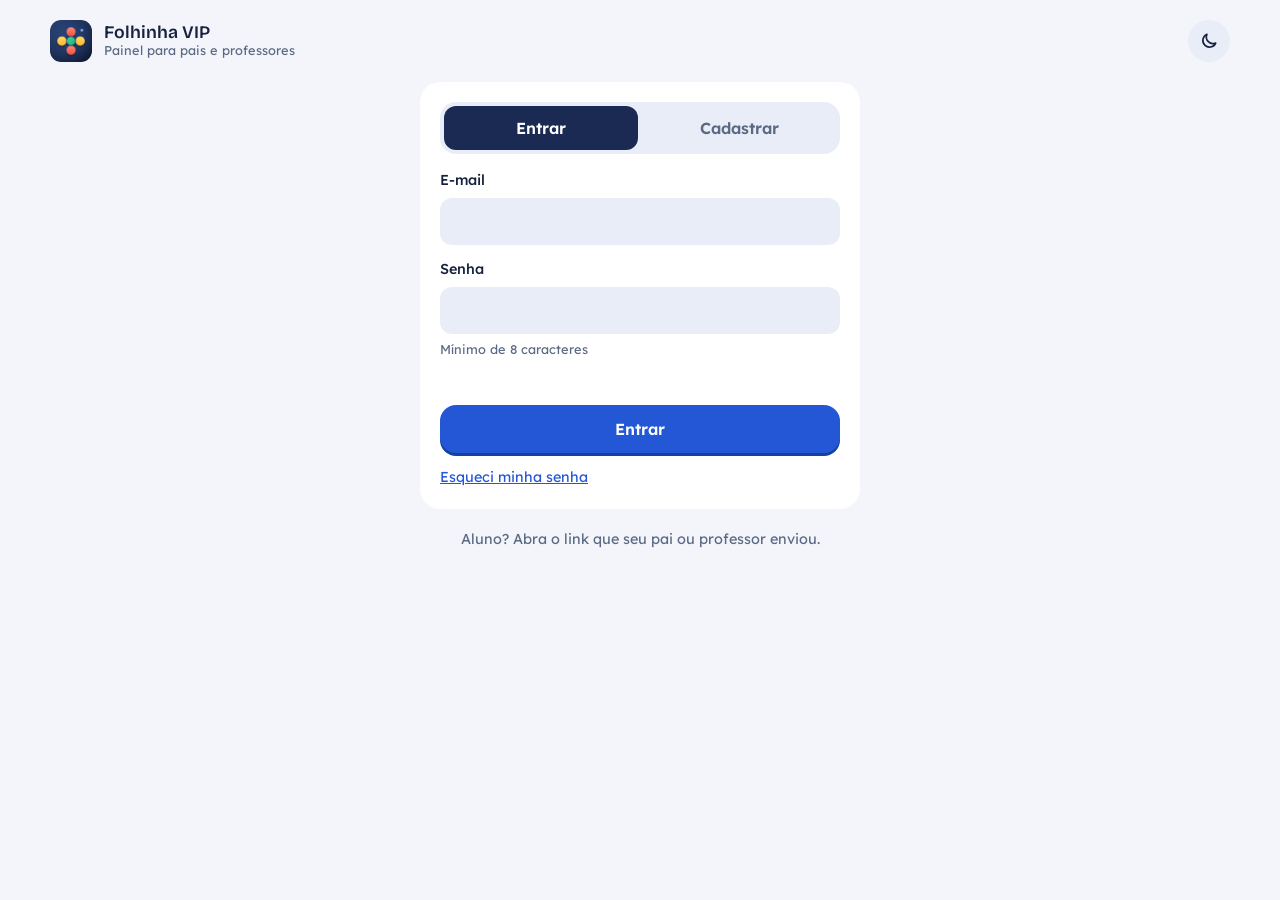
<file: index.html>
<!doctype html>
<html lang="pt-BR">
<head>
<meta charset="utf-8">
<meta name="viewport" content="width=device-width,initial-scale=1,viewport-fit=cover">
<meta name="theme-color" content="#2457D6">
<meta name="mobile-web-app-capable" content="yes">
<meta name="apple-mobile-web-app-capable" content="yes">
<meta name="apple-mobile-web-app-title" content="Folhinha VIP">
<meta name="apple-mobile-web-app-status-bar-style" content="default">
<link rel="manifest" href="manifest.webmanifest">
<link rel="icon" type="image/svg+xml" href="icons/icon.svg">
<link rel="icon" type="image/png" sizes="32x32" href="icons/favicon-32.png">
<link rel="apple-touch-icon" href="icons/apple-touch-icon.png">
<title>Folhinha VIP</title>
<link rel="preconnect" href="https://fonts.googleapis.com">
<link rel="preconnect" href="https://fonts.gstatic.com" crossorigin>
<link rel="stylesheet" href="https://fonts.googleapis.com/css2?family=Bricolage+Grotesque:opsz,wght@12..96,600;12..96,700;12..96,800&family=Lexend:wght@300;400;500;600;700&display=swap">
<script>try{var t=localStorage.getItem("fv-tema");document.documentElement.dataset.theme=t==="dark"||t==="light"?t:(matchMedia("(prefers-color-scheme:dark)").matches?"dark":"light")}catch(e){}</script>
<link rel="stylesheet" href="style.css">
</head>
<body>
<svg width="0" height="0" style="position:absolute" aria-hidden="true" focusable="false"><defs>
<symbol id="i-home" viewBox="0 0 24 24"><path d="M3 11l9-8 9 8"/><path d="M5 10v10h5v-6h4v6h5V10"/></symbol>
<symbol id="i-album" viewBox="0 0 24 24"><rect x="4" y="3.5" width="16" height="17" rx="3"/><path d="M14 20.5V15a1 1 0 0 1 1-1h5"/><path d="M8 8.5h5"/></symbol>
<symbol id="i-progress" viewBox="0 0 24 24"><path d="M5 20v-9"/><path d="M12 20V4"/><path d="M19 20v-6"/></symbol>
<symbol id="i-resumo" viewBox="0 0 24 24"><rect x="3.5" y="3.5" width="7" height="7" rx="2"/><rect x="13.5" y="3.5" width="7" height="7" rx="2"/><rect x="3.5" y="13.5" width="7" height="7" rx="2"/><rect x="13.5" y="13.5" width="7" height="7" rx="2"/></symbol>
<symbol id="i-history" viewBox="0 0 24 24"><circle cx="12" cy="12" r="9"/><path d="M12 7v5l3.5 2"/></symbol>
<symbol id="i-program" viewBox="0 0 24 24"><path d="M4 7h9"/><path d="M17 7h3"/><circle cx="15" cy="7" r="2"/><path d="M4 17h3"/><path d="M11 17h9"/><circle cx="9" cy="17" r="2"/></symbol>
<symbol id="i-qr" viewBox="0 0 24 24"><rect x="3.5" y="3.5" width="6" height="6" rx="1"/><rect x="14.5" y="3.5" width="6" height="6" rx="1"/><rect x="3.5" y="14.5" width="6" height="6" rx="1"/><path d="M6.5 6.5h0M17.5 6.5h0M6.5 17.5h0"/><path d="M14.5 14.5h2.5v2.5M20.5 14.5v0M14.5 20.5h0M17 20.5h3.5v-3"/></symbol>
<symbol id="i-share" viewBox="0 0 24 24"><circle cx="18" cy="5.5" r="2.5"/><circle cx="6" cy="12" r="2.5"/><circle cx="18" cy="18.5" r="2.5"/><path d="M8.2 10.8l7.6-4M8.2 13.2l7.6 4"/></symbol>
<symbol id="i-pause" viewBox="0 0 24 24"><rect x="6" y="5" width="4" height="14" rx="1.2"/><rect x="14" y="5" width="4" height="14" rx="1.2"/></symbol>
<symbol id="i-external" viewBox="0 0 24 24"><path d="M14 4h6v6"/><path d="M20 4 11 13"/><path d="M18 14v4.5a1.5 1.5 0 0 1-1.5 1.5h-11A1.5 1.5 0 0 1 4 18.5v-11A1.5 1.5 0 0 1 5.5 6H10"/></symbol>
<symbol id="i-swap" viewBox="0 0 24 24"><path d="M4 8h14"/><path d="m14 4 4 4-4 4"/><path d="M20 16H6"/><path d="m10 12-4 4 4 4"/></symbol>
<symbol id="i-friends" viewBox="0 0 24 24"><circle cx="9" cy="8" r="3.5"/><path d="M2.5 20c0-3.6 2.9-6 6.5-6s6.5 2.4 6.5 6"/><circle cx="17" cy="9" r="2.6"/><path d="M17 14c2.7 0 4.5 1.8 4.5 4.6"/></symbol>
<symbol id="i-key" viewBox="0 0 24 24"><circle cx="8" cy="15" r="4"/><path d="M11 12l9-9"/><path d="M16 7l3 3"/><path d="M14 9l2 2"/></symbol>
<symbol id="i-sound" viewBox="0 0 24 24"><path d="M4 9v6h4l5 4V5L8 9z"/><path d="M16.5 8.5a5 5 0 0 1 0 7"/></symbol>
<symbol id="i-user" viewBox="0 0 24 24"><circle cx="12" cy="8" r="4"/><path d="M4 20c1.5-3.5 4.4-5 8-5s6.5 1.5 8 5"/></symbol>
<symbol id="i-shield" viewBox="0 0 24 24"><path d="M12 3l7.5 3v5.5c0 4.6-3.1 8-7.5 9.5-4.4-1.5-7.5-4.9-7.5-9.5V6z"/><path d="M9 12l2.2 2.2L15.5 10"/></symbol>
<symbol id="i-logout" viewBox="0 0 24 24"><path d="M9 4H5a1 1 0 0 0-1 1v14a1 1 0 0 0 1 1h4"/><path d="M16 8l4 4-4 4"/><path d="M20 12H9"/></symbol>
<symbol id="i-back" viewBox="0 0 24 24"><path d="M15 5l-7 7 7 7"/></symbol>
<symbol id="i-check" viewBox="0 0 24 24"><path d="M5 12.5l4.5 4.5L19 7"/></symbol>
<symbol id="i-play" viewBox="0 0 24 24"><path d="M8 5.5v13l11-6.5z" style="fill:currentColor"/></symbol>
<symbol id="i-star" viewBox="0 0 24 24"><path d="M12 3.5l2.6 5.4 5.9.8-4.3 4.1 1 5.9L12 16.9 6.8 19.7l1-5.9L3.5 9.7l5.9-.8z"/></symbol>
<symbol id="i-up" viewBox="0 0 24 24"><path d="M12 19V5"/><path d="M6 11l6-6 6 6"/></symbol>
<symbol id="i-help" viewBox="0 0 24 24"><circle cx="12" cy="12" r="9"/><path d="M9.6 9.4a2.5 2.5 0 1 1 3.5 2.3c-.7.4-1.1.9-1.1 1.8"/><path d="M12 17.2h.01"/></symbol>
<symbol id="i-soundoff" viewBox="0 0 24 24"><path d="M4 9v6h4l5 4V5L8 9z"/><path d="M17 9l5 6"/><path d="M22 9l-5 6"/></symbol>
</defs></svg>
<div class="theme-bar"><button type="button" class="theme-btn" id="theme-btn" aria-label="Alternar modo claro e escuro" title="Alternar modo claro e escuro"><svg class="t-moon" viewBox="0 0 24 24" aria-hidden="true"><path d="M20 14.5A8 8 0 0 1 9.5 4a8 8 0 1 0 10.5 10.5z"/></svg><svg class="t-sun" viewBox="0 0 24 24" aria-hidden="true"><circle cx="12" cy="12" r="4"/><path d="M12 2v2M12 20v2M4.9 4.9l1.4 1.4M17.7 17.7l1.4 1.4M2 12h2M20 12h2M4.9 19.1l1.4-1.4M17.7 6.3l1.4-1.4"/></svg></button></div>
<div id="app" class="wrap"><p class="loading">Carregando…</p></div>
<div id="toast" role="status" aria-live="polite"></div>
<script src="vendor/supabase.js"></script>
<script src="vendor/qrcode.js"></script>
<script src="theme.js"></script>
<script src="config.js"></script>
<script src="core.js"></script>
<script src="stickers.js"></script>
<script src="dinos.js"></script>
<script src="pets.js"></script>
<script src="bandeiras.js"></script>
<script src="ameacados.js"></script>
<script src="espaco.js"></script>
<script src="exercicios.js"></script>
<script src="grade1.js"></script>
<script src="grade2.js"></script>
<script src="grade3.js"></script>
<script src="grade4.js"></script>
<script src="grade5.js"></script>
<script src="plano.js"></script>
<script src="habilidades.js"></script>
<script src="analise.js"></script>
<script src="turbo.js"></script>
<script src="turbo-aluno.js"></script>
<script src="student.js"></script>
<script src="onboarding.js"></script>
<script src="adult.js"></script>
<script src="admin.js"></script>
<script src="main.js"></script>
</body>
</html>
</file>
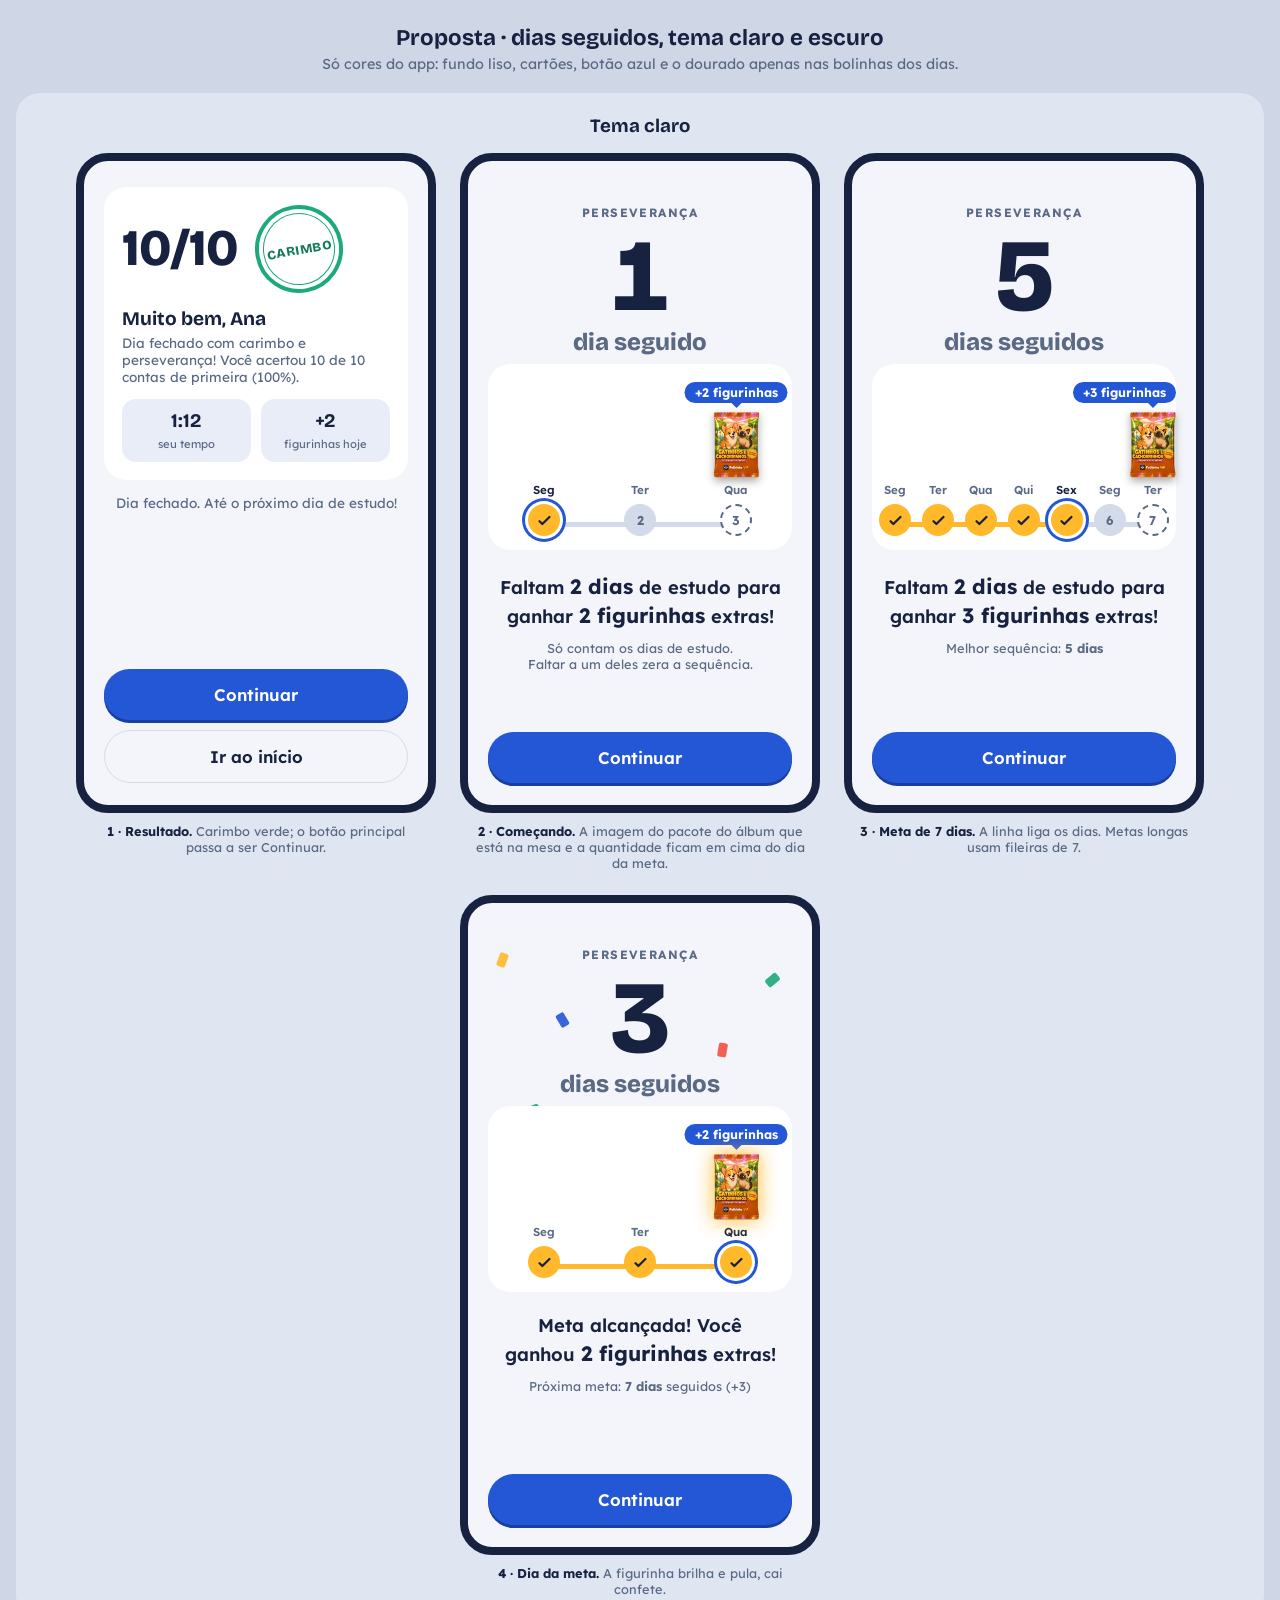
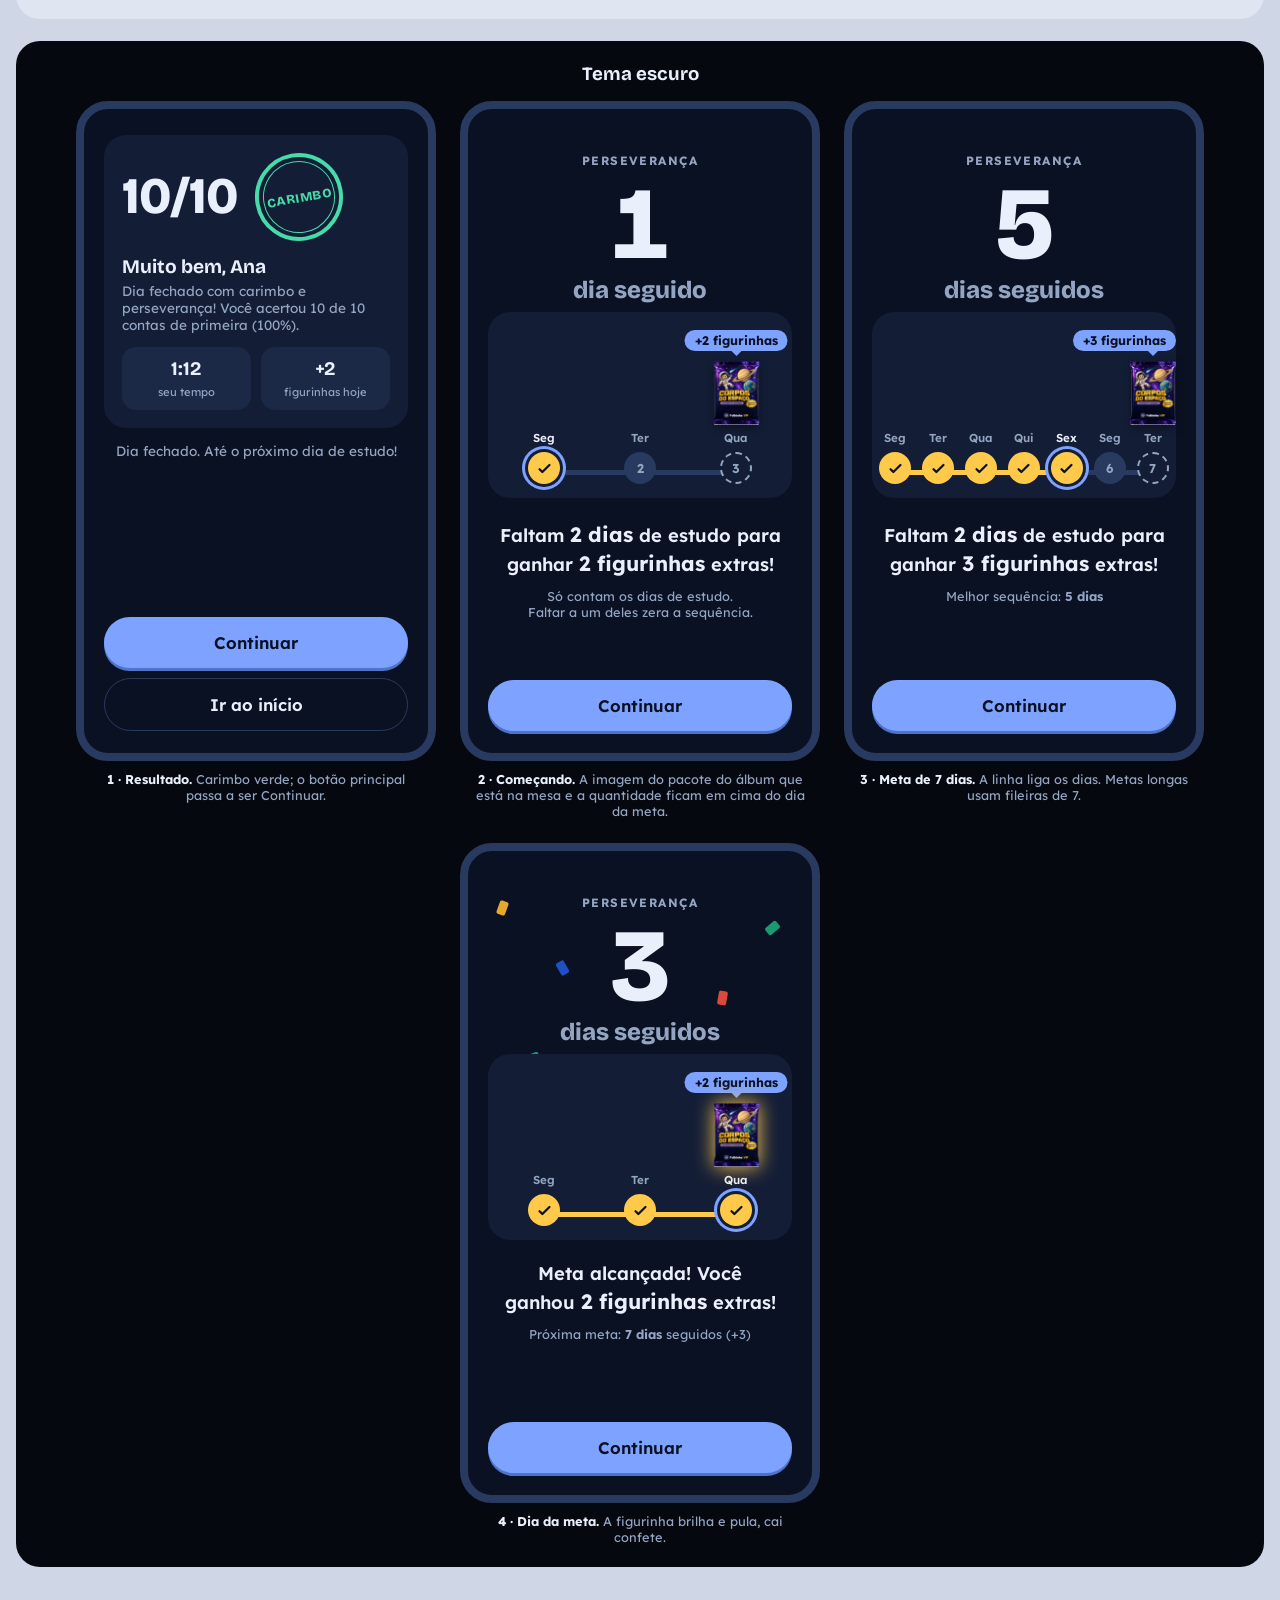
<file: docs/proposta-tela-sequencia.html>
<!doctype html><html lang="pt-BR"><head><meta charset="utf-8"><meta name="viewport" content="width=device-width,initial-scale=1">
<title>Proposta · Tela de dias seguidos</title>
<link rel="stylesheet" href="https://fonts.googleapis.com/css2?family=Bricolage+Grotesque:opsz,wght@12..96,700;12..96,800&family=Lexend:wght@400;500;600;700&display=swap">
<style>
.light{--bg:#F3F5FA;--surface:#fff;--soft:#E8EDF7;--line:#D3DBEA;--ink:#16223F;--muted:#5A6984;--primary:#2457D6;--primary-edge:#173F9F;--on-primary:#fff;--ok:#107A58;--ok-fill:#1CA97B;--ball:#FFB92B;--on-ball:#16223F;--off:#D3DBEA;--page:#dfe5f1}
.dark{--bg:#0A1123;--surface:#131D36;--soft:#1B2947;--line:#283A60;--ink:#EAF0FB;--muted:#94A5C2;--primary:#7EA2FF;--primary-edge:#4F73C9;--on-primary:#0A1123;--ok:#46DBA9;--ok-fill:#46DBA9;--ball:#FFC94A;--on-ball:#0A1123;--off:#283A60;--page:#05080F}
*{box-sizing:border-box}body{margin:0;font-family:Lexend,system-ui,sans-serif;padding:24px 16px;background:#cfd6e6}
h1{font-family:"Bricolage Grotesque";font-size:1.4rem;margin:0 0 4px;text-align:center;color:#16223F}.sub{text-align:center;color:#5A6984;font-size:.9rem;margin:0 auto 20px}
section.theme{background:var(--page);border-radius:24px;padding:22px 12px;margin:0 auto 22px;max-width:1620px}
section.theme>h3{margin:0 0 16px;text-align:center;font-family:"Bricolage Grotesque";color:var(--ink)}
.row{display:flex;flex-wrap:wrap;gap:24px;justify-content:center;align-items:flex-start}
figure{margin:0;display:flex;flex-direction:column;align-items:center;gap:10px}figcaption{font-size:.8rem;color:var(--muted);text-align:center;max-width:330px}figcaption b{color:var(--ink)}
.phone{width:360px;height:660px;background:var(--bg);color:var(--ink);border-radius:32px;border:8px solid #16223F;overflow:hidden;display:flex;flex-direction:column;padding:26px 20px 22px}
.dark .phone{border-color:#283A60}
.panel{background:var(--surface);border-radius:22px;padding:18px}h2{font-family:"Bricolage Grotesque";margin:14px 0 4px;font-size:1.2rem}
.score{display:flex;align-items:center;gap:16px}.big{font-family:"Bricolage Grotesque";font-weight:800;font-size:3.2rem;line-height:1}
.seal{width:88px;height:88px;border-radius:50%;border:4px solid var(--ok-fill);color:var(--ok);display:grid;place-items:center;font-family:"Bricolage Grotesque";font-weight:800;font-size:.8rem;text-transform:uppercase;letter-spacing:.05em;transform:rotate(-10deg);outline:1.5px solid var(--ok-fill);outline-offset:-9px}
.muted{color:var(--muted)}.sm{font-size:.85rem}.c{text-align:center;margin-top:14px}
.kv{display:flex;gap:10px;margin-top:14px}.kv div{flex:1;background:var(--soft);border-radius:14px;padding:10px;text-align:center}.kv b{display:block;font-family:"Bricolage Grotesque";font-size:1.2rem}.kv span{font-size:.7rem;color:var(--muted)}
.btn{border:0;border-radius:999px;padding:15px 22px;font:600 1.05rem Lexend;background:var(--primary);color:var(--on-primary);box-shadow:0 3px 0 var(--primary-edge);width:100%;margin-top:auto}
.btn.ghost{background:transparent;color:var(--ink);border:1.5px solid var(--line);box-shadow:none;margin-top:10px}
.hero{text-align:center;margin-top:18px}.eyebrow{font-size:.75rem;font-weight:700;letter-spacing:.12em;text-transform:uppercase;color:var(--muted)}
.num{font-family:"Bricolage Grotesque";font-weight:800;font-size:6.4rem;line-height:1;margin-top:6px;font-variant-numeric:tabular-nums}.num small{display:block;font-size:1.5rem;color:var(--muted);margin-top:2px}
.trail{margin-top:10px;background:var(--surface);border-radius:22px;padding:118px 8px 14px;position:relative}
.days{display:grid;grid-auto-flow:column;grid-auto-columns:1fr;position:relative}
.d{display:flex;flex-direction:column;align-items:center;gap:7px;position:relative}.d .wd{font-size:.72rem;font-weight:600;color:var(--muted)}.d.today .wd{color:var(--ink)}
.dot{width:32px;height:32px;border-radius:50%;background:var(--off);display:grid;place-items:center;color:var(--muted);font-weight:700;font-size:.8rem;position:relative;z-index:1}
.d.done .dot{background:var(--ball);color:var(--on-ball)}.d.today .dot{box-shadow:0 0 0 3px var(--surface),0 0 0 6px var(--primary)}
.dot svg{width:17px;height:17px;stroke:var(--on-ball);stroke-width:3.2;fill:none;stroke-linecap:round;stroke-linejoin:round}
.d.goal .dot{background:var(--surface);border:2.5px dashed var(--muted);color:var(--muted)}.d.goal.done .dot{border:0;background:var(--ball)}
.days:before,.days:after{content:"";position:absolute;left:calc(100%/var(--n)/2);top:calc(1.1rem + 7px + 15px);height:5px;border-radius:9px;background:var(--off)}.days:before{right:calc(100%/var(--n)/2)}
.days:after{width:calc((100% - 100%/var(--n))*var(--p));background:var(--ball)}
.prize{position:absolute;bottom:calc(100% + 4px);left:50%;transform:translateX(-50%);display:flex;flex-direction:column;align-items:center}
.pill{position:relative;background:var(--primary);color:var(--on-primary);border-radius:999px;padding:3px 10px;font-weight:700;font-size:.78rem;white-space:nowrap}
.prize[style*="flex-end"] .pill:after{left:auto;right:18px;margin-left:0}.pill:after{content:"";position:absolute;left:50%;bottom:-5px;margin-left:-5px;border:5px solid transparent;border-bottom:0;border-top-color:var(--primary)}
.pk{width:46px;height:67px;object-fit:contain;margin-top:8px;filter:drop-shadow(0 3px 4px rgba(0,0,0,.35));border-radius:4px}.pk2{display:flex;margin-top:8px}.pk2{margin-right:8px}.pk2 .pk{margin-top:0;width:40px;height:58px}.pk2 .pk+.pk{margin-left:-14px;transform:rotate(8deg) translateY(2px)}.prize.open .pk{filter:drop-shadow(0 0 10px var(--ball))}
.msg{text-align:center;font-weight:600;font-size:1.15rem;margin-top:22px;line-height:1.35;text-wrap:balance}.msg b{font-size:1.3rem}
.hint{text-align:center;font-size:.8rem;color:var(--muted);margin-top:10px}
.conf i{position:absolute;width:9px;height:14px;border-radius:2px;opacity:.9}
</style></head><body>
<h1>Proposta · dias seguidos, tema claro e escuro</h1><p class="sub">Só cores do app: fundo liso, cartões, botão azul e o dourado apenas nas bolinhas dos dias.</p>
<section class="theme light"><h3>Tema claro</h3><div class="row"><figure><div class="phone"><div class="panel"><div class="score"><div class="big">10/10</div><div class="seal">Carimbo</div></div>
<h2>Muito bem, Ana</h2><div class="muted sm">Dia fechado com carimbo e perseverança! Você acertou 10 de 10 contas de primeira (100%).</div>
<div class="kv"><div><b>1:12</b><span>seu tempo</span></div><div><b>+2</b><span>figurinhas hoje</span></div></div></div>
<div class="muted sm c">Dia fechado. Até o próximo dia de estudo!</div><button class="btn">Continuar</button><button class="btn ghost">Ir ao início</button></div><figcaption><b>1 · Resultado.</b> Carimbo verde; o botão principal passa a ser Continuar.</figcaption></figure><figure><div class="phone"><div class="hero"><div class="eyebrow">Perseverança</div><div class="num">1<small>dia seguido</small></div></div><div class="trail"><div class="days" style="--n:3;--p:0">
<div class="d today done"><span class="wd">Seg</span><span class="dot"><svg viewBox="0 0 24 24"><path d="M5 13l4 4L19 7"/></svg></span></div><div class="d "><span class="wd">Ter</span><span class="dot">2</span></div><div class="d goal"><div class="prize"><span class="pill">+2 figurinhas</span><img class="pk" src="../stickers/pacotes/pets.webp" alt="Pacote do álbum pets"></div><span class="wd">Qua</span><span class="dot">3</span></div></div></div>
<div class="msg">Faltam <b>2 dias</b> de estudo para ganhar <b>2 figurinhas</b> extras!</div>
<div class="hint">Só contam os dias de estudo.<br>Faltar a um deles zera a sequência.</div><button class="btn">Continuar</button></div><figcaption><b>2 · Começando.</b> A imagem do pacote do álbum que está na mesa e a quantidade ficam em cima do dia da meta.</figcaption></figure><figure><div class="phone"><div class="hero"><div class="eyebrow">Perseverança</div><div class="num">5<small>dias seguidos</small></div></div><div class="trail" style="padding-left:2px;padding-right:2px"><div class="days" style="--n:7;--p:.667"><div class="d done"><span class="wd">Seg</span><span class="dot"><svg viewBox="0 0 24 24"><path d="M5 13l4 4L19 7"/></svg></span></div><div class="d done"><span class="wd">Ter</span><span class="dot"><svg viewBox="0 0 24 24"><path d="M5 13l4 4L19 7"/></svg></span></div><div class="d done"><span class="wd">Qua</span><span class="dot"><svg viewBox="0 0 24 24"><path d="M5 13l4 4L19 7"/></svg></span></div><div class="d done"><span class="wd">Qui</span><span class="dot"><svg viewBox="0 0 24 24"><path d="M5 13l4 4L19 7"/></svg></span></div><div class="d today done"><span class="wd">Sex</span><span class="dot"><svg viewBox="0 0 24 24"><path d="M5 13l4 4L19 7"/></svg></span></div><div class="d "><span class="wd">Seg</span><span class="dot">6</span></div><div class="d goal"><div class="prize" style="left:auto;right:calc(50% - 23px);transform:none;align-items:flex-end"><span class="pill">+3 figurinhas</span><img class="pk" src="../stickers/pacotes/pets.webp" alt="Pacote do álbum pets"></div><span class="wd">Ter</span><span class="dot">7</span></div></div></div>
<div class="msg">Faltam <b>2 dias</b> de estudo para ganhar <b>3 figurinhas</b> extras!</div><div class="hint">Melhor sequência: <b>5 dias</b></div><button class="btn">Continuar</button></div><figcaption><b>3 · Meta de 7 dias.</b> A linha liga os dias. Metas longas usam fileiras de 7.</figcaption></figure><figure><div class="phone" style="position:relative"><div class="conf"><i style="left:30px;top:50px;background:#FFB92B;transform:rotate(20deg)"></i><i style="left:90px;top:110px;background:#2457D6;transform:rotate(-30deg)"></i><i style="left:300px;top:70px;background:#1CA97B;transform:rotate(50deg)"></i><i style="left:250px;top:140px;background:#F2503F;transform:rotate(10deg)"></i><i style="left:60px;top:200px;background:#1CA97B;transform:rotate(70deg)"></i></div><div class="hero"><div class="eyebrow">Perseverança</div><div class="num">3<small>dias seguidos</small></div></div><div class="trail"><div class="days" style="--n:3;--p:1">
<div class="d done"><span class="wd">Seg</span><span class="dot"><svg viewBox="0 0 24 24"><path d="M5 13l4 4L19 7"/></svg></span></div><div class="d done"><span class="wd">Ter</span><span class="dot"><svg viewBox="0 0 24 24"><path d="M5 13l4 4L19 7"/></svg></span></div><div class="d goal done today"><div class="prize open"><span class="pill">+2 figurinhas</span><img class="pk" src="../stickers/pacotes/pets.webp" alt="Pacote do álbum pets"></div><span class="wd">Qua</span><span class="dot"><svg viewBox="0 0 24 24"><path d="M5 13l4 4L19 7"/></svg></span></div></div></div>
<div class="msg">Meta alcançada! Você ganhou <b>2 figurinhas</b> extras!</div><div class="hint">Próxima meta: <b>7 dias</b> seguidos (+3)</div><button class="btn">Continuar</button></div><figcaption><b>4 · Dia da meta.</b> A figurinha brilha e pula, cai confete.</figcaption></figure></div></section>
<section class="theme dark"><h3>Tema escuro</h3><div class="row"><figure><div class="phone"><div class="panel"><div class="score"><div class="big">10/10</div><div class="seal">Carimbo</div></div>
<h2>Muito bem, Ana</h2><div class="muted sm">Dia fechado com carimbo e perseverança! Você acertou 10 de 10 contas de primeira (100%).</div>
<div class="kv"><div><b>1:12</b><span>seu tempo</span></div><div><b>+2</b><span>figurinhas hoje</span></div></div></div>
<div class="muted sm c">Dia fechado. Até o próximo dia de estudo!</div><button class="btn">Continuar</button><button class="btn ghost">Ir ao início</button></div><figcaption><b>1 · Resultado.</b> Carimbo verde; o botão principal passa a ser Continuar.</figcaption></figure><figure><div class="phone"><div class="hero"><div class="eyebrow">Perseverança</div><div class="num">1<small>dia seguido</small></div></div><div class="trail"><div class="days" style="--n:3;--p:0">
<div class="d today done"><span class="wd">Seg</span><span class="dot"><svg viewBox="0 0 24 24"><path d="M5 13l4 4L19 7"/></svg></span></div><div class="d "><span class="wd">Ter</span><span class="dot">2</span></div><div class="d goal"><div class="prize"><span class="pill">+2 figurinhas</span><img class="pk" src="../stickers/pacotes/espaco.webp" alt="Pacote do álbum espaco"></div><span class="wd">Qua</span><span class="dot">3</span></div></div></div>
<div class="msg">Faltam <b>2 dias</b> de estudo para ganhar <b>2 figurinhas</b> extras!</div>
<div class="hint">Só contam os dias de estudo.<br>Faltar a um deles zera a sequência.</div><button class="btn">Continuar</button></div><figcaption><b>2 · Começando.</b> A imagem do pacote do álbum que está na mesa e a quantidade ficam em cima do dia da meta.</figcaption></figure><figure><div class="phone"><div class="hero"><div class="eyebrow">Perseverança</div><div class="num">5<small>dias seguidos</small></div></div><div class="trail" style="padding-left:2px;padding-right:2px"><div class="days" style="--n:7;--p:.667"><div class="d done"><span class="wd">Seg</span><span class="dot"><svg viewBox="0 0 24 24"><path d="M5 13l4 4L19 7"/></svg></span></div><div class="d done"><span class="wd">Ter</span><span class="dot"><svg viewBox="0 0 24 24"><path d="M5 13l4 4L19 7"/></svg></span></div><div class="d done"><span class="wd">Qua</span><span class="dot"><svg viewBox="0 0 24 24"><path d="M5 13l4 4L19 7"/></svg></span></div><div class="d done"><span class="wd">Qui</span><span class="dot"><svg viewBox="0 0 24 24"><path d="M5 13l4 4L19 7"/></svg></span></div><div class="d today done"><span class="wd">Sex</span><span class="dot"><svg viewBox="0 0 24 24"><path d="M5 13l4 4L19 7"/></svg></span></div><div class="d "><span class="wd">Seg</span><span class="dot">6</span></div><div class="d goal"><div class="prize" style="left:auto;right:calc(50% - 23px);transform:none;align-items:flex-end"><span class="pill">+3 figurinhas</span><img class="pk" src="../stickers/pacotes/espaco.webp" alt="Pacote do álbum espaco"></div><span class="wd">Ter</span><span class="dot">7</span></div></div></div>
<div class="msg">Faltam <b>2 dias</b> de estudo para ganhar <b>3 figurinhas</b> extras!</div><div class="hint">Melhor sequência: <b>5 dias</b></div><button class="btn">Continuar</button></div><figcaption><b>3 · Meta de 7 dias.</b> A linha liga os dias. Metas longas usam fileiras de 7.</figcaption></figure><figure><div class="phone" style="position:relative"><div class="conf"><i style="left:30px;top:50px;background:#FFB92B;transform:rotate(20deg)"></i><i style="left:90px;top:110px;background:#2457D6;transform:rotate(-30deg)"></i><i style="left:300px;top:70px;background:#1CA97B;transform:rotate(50deg)"></i><i style="left:250px;top:140px;background:#F2503F;transform:rotate(10deg)"></i><i style="left:60px;top:200px;background:#1CA97B;transform:rotate(70deg)"></i></div><div class="hero"><div class="eyebrow">Perseverança</div><div class="num">3<small>dias seguidos</small></div></div><div class="trail"><div class="days" style="--n:3;--p:1">
<div class="d done"><span class="wd">Seg</span><span class="dot"><svg viewBox="0 0 24 24"><path d="M5 13l4 4L19 7"/></svg></span></div><div class="d done"><span class="wd">Ter</span><span class="dot"><svg viewBox="0 0 24 24"><path d="M5 13l4 4L19 7"/></svg></span></div><div class="d goal done today"><div class="prize open"><span class="pill">+2 figurinhas</span><img class="pk" src="../stickers/pacotes/espaco.webp" alt="Pacote do álbum espaco"></div><span class="wd">Qua</span><span class="dot"><svg viewBox="0 0 24 24"><path d="M5 13l4 4L19 7"/></svg></span></div></div></div>
<div class="msg">Meta alcançada! Você ganhou <b>2 figurinhas</b> extras!</div><div class="hint">Próxima meta: <b>7 dias</b> seguidos (+3)</div><button class="btn">Continuar</button></div><figcaption><b>4 · Dia da meta.</b> A figurinha brilha e pula, cai confete.</figcaption></figure></div></section>
</body></html>
</file>
<file: style.css>
/* Folhinha VIP · identidade "Blocos". Tokens de design, componentes e layout.
   Celular: menu inferior. Tablet e computador: abas no topo. Aluno: cantos mais redondos (.tone-aluno). */
:root{
  /* marca (as cores da logo) */
  --navy-900:#0B1326; --navy-800:#121D36; --navy-700:#1A2A4A; --navy-600:#26406F; --navy-500:#3A5A96;
  --blue-300:#8FB0FF; --blue-400:#7EA2FF; --blue-500:#2457D6; --blue-600:#1B47BD; --blue-700:#173F9F;
  --sun-300:#FFD45A; --sun-500:#FFB92B; --sun-700:#8A5A00;
  --coral-400:#FF7F6E; --coral-500:#F2503F; --coral-600:#C8382A;
  --mint-400:#46DBA9; --mint-500:#1CA97B; --mint-700:#107A58;
  /* semânticas (tema claro). Separação por cor de fundo, sem contorno nem sombra nos cartões. */
  --bg:#F3F5FA; --surface:#FFFFFF; --soft:#E8EDF7; --line:#D3DBEA; --ink:#16223F; --muted:#5A6984;
  --primary:var(--blue-500); --primary-hover:var(--blue-600); --on-primary:#FFFFFF; --primary-edge:var(--blue-700);
  --reward:var(--sun-500); --on-reward:#16223F; --reward-text:var(--sun-700); --reward-edge:#C98A12;
  --ok:var(--mint-700); --ok-fill:var(--mint-500); --danger:var(--coral-600); --danger-fill:var(--coral-500);
  --nav-bg:var(--surface);
  /* bloco do dia (cor chapada) e bolas */
  --block:#1B2A52; --on-block:#FFFFFF; --block-soft:#BCC8E8; --block-ring:#4A5D90;
  --on-ball:#FFFFFF; --ball-sun:#FFB92B; --on-ball-sun:#16223F;
  /* avisos: bloco inteiro na cor do assunto */
  --t-sun:#FFEFC7; --t-sun-ink:#6A4300; --t-mint:#D6F2E6; --t-mint-ink:#0B5C42;
  --t-coral:#FFE0DA; --t-coral-ink:#9C2315; --t-blue:#DEE7FF; --t-blue-ink:#173F9F;
  --stk:#FFFFFF; --stk-ring:#C9D3E6;
  --shadow-1:none; --shadow-2:0 8px 28px rgba(20,33,61,.14); --shadow-3:0 16px 48px rgba(20,33,61,.22);
  --r-sm:10px; --r-md:20px; --r-lg:28px;
  --font-ui:"Lexend",system-ui,-apple-system,"Segoe UI",sans-serif;
  --font-display:"Bricolage Grotesque","Lexend",system-ui,-apple-system,"Segoe UI",sans-serif;
  --font-num:"Lexend",system-ui,-apple-system,"Segoe UI",sans-serif;
  /* nomes antigos, usados no restante do CSS */
  --paper:var(--surface); --accent:var(--primary); --accent-ink:var(--on-primary); --mark:var(--danger); --warn:var(--reward-text);
  --chest-gold:var(--sun-500); --chest-dark:#7A4A22;
  color-scheme:light;
}
.tone-aluno{--r-md:22px;--r-lg:32px}
:root[data-theme=dark]{
  --bg:#0A1123; --surface:#131D36; --soft:#1B2947; --line:#283A60; --ink:#EAF0FB; --muted:#94A5C2;
  --primary:var(--blue-400); --primary-hover:var(--blue-300); --on-primary:#0A1123; --primary-edge:#4F73C9;
  --reward:#FFC94A; --on-reward:#0A1123; --reward-text:var(--sun-300); --reward-edge:#B98412;
  --ok:var(--mint-400); --ok-fill:var(--mint-400); --danger:var(--coral-400); --danger-fill:var(--coral-400);
  --block:#2553D0; --block-soft:#D3DFFF; --block-ring:#7B9BEE;
  --on-ball:#0A1123; --ball-sun:#FFC94A; --on-ball-sun:#0A1123;
  --t-sun:#3A2C08; --t-sun-ink:#FFD66B; --t-mint:#0D3528; --t-mint-ink:#6BE6BB;
  --t-coral:#431A19; --t-coral-ink:#FFA093; --t-blue:#1A2C5E; --t-blue-ink:#B3C8FF;
  --stk:#22335A; --stk-ring:#3A4F80;
  --shadow-2:0 8px 28px rgba(0,0,0,.5); --shadow-3:0 16px 48px rgba(0,0,0,.6);
  --chest-gold:var(--sun-300); color-scheme:dark}
*{box-sizing:border-box}
.theme-bar{display:flex;justify-content:flex-end;max-width:1100px;margin:0 auto 8px}
.theme-btn{display:inline-grid;place-items:center;width:42px;height:42px;flex:none;padding:0;border:0;border-radius:50%;background:var(--soft);color:var(--ink);cursor:pointer}
.who .theme-btn{width:38px;height:38px}
.theme-bar:empty{display:none}
.theme-btn:hover{background:var(--line)}
.theme-btn:focus-visible{outline:3px solid var(--primary);outline-offset:2px}
.theme-btn svg{width:20px;height:20px;fill:none;stroke:currentColor;stroke-width:2;stroke-linecap:round;stroke-linejoin:round}
.theme-btn .t-sun{display:none}
:root[data-theme=dark] .theme-btn .t-sun{display:block}
:root[data-theme=dark] .theme-btn .t-moon{display:none}
html{-webkit-text-size-adjust:100%}
body{margin:0;background:var(--bg);color:var(--ink);font-family:var(--font-ui);font-size:16px;line-height:1.5;
  padding-block:max(20px,env(safe-area-inset-top,0px)) max(48px,env(safe-area-inset-bottom,0px));
  padding-left:max(16px,env(safe-area-inset-left,0px));padding-right:max(16px,env(safe-area-inset-right,0px))}
.wrap{max-width:1180px;margin:0 auto;display:flex;flex-direction:column;gap:20px}
h1,h2,h3{margin:0;line-height:1.15;text-wrap:balance;font-family:var(--font-display);font-weight:700;letter-spacing:-.015em}
h1{font-size:1.5rem} h2{font-size:1.2rem} h3{font-size:1.05rem}
p{margin:0}
button{font:inherit;cursor:pointer;color:inherit}
:focus-visible{outline:3px solid var(--accent);outline-offset:2px}
.loading{color:var(--muted);text-align:center;padding:40px 0}
.muted{color:var(--muted)} .small-t{font-size:.85rem} .center{text-align:center} .grow{flex:1 1 200px;min-width:0}
.gap{margin-top:12px}
.top{display:flex;justify-content:space-between;align-items:center;gap:12px;flex-wrap:wrap}
.brand{font-weight:700;font-size:1.25rem;letter-spacing:-.01em}
.brand small{display:block;font-weight:400;font-size:.8rem;color:var(--muted);letter-spacing:0}
.who{display:flex;align-items:center;gap:10px;font-size:.9rem;color:var(--muted);flex-wrap:wrap}
.btn{border:0;border-radius:999px;padding:12px 22px;font-weight:600;background:var(--primary);color:var(--on-primary);box-shadow:0 2px 0 var(--primary-edge)}
.btn:active{transform:translateY(1px);box-shadow:0 1px 0 var(--primary-edge)}
.btn.reward{background:var(--reward);color:var(--on-reward);box-shadow:0 3px 0 var(--reward-edge)}
.btn.block{width:100%;padding:16px 24px;font-size:1.05rem}
.btn:hover{filter:brightness(1.08)}
.btn.ghost{background:transparent;color:var(--ink);border:1.5px solid var(--line);box-shadow:none}
.btn.soft{background:var(--soft);color:var(--primary);box-shadow:none}
.btn.small{padding:8px 14px;font-size:.85rem;font-weight:500;box-shadow:none}
.btn.danger{background:transparent;color:var(--danger);border:1.5px solid var(--danger);box-shadow:none}
.btn[disabled]{opacity:.5;cursor:default}
.link{background:none;border:0;padding:0;color:var(--accent);font-size:.9rem;text-decoration:underline;text-align:left}
.eyebrow{font-size:.82rem;color:var(--muted);font-weight:500}
.panel{background:var(--surface);border:1px solid color-mix(in srgb,var(--line) 55%,transparent);border-radius:var(--r-md);box-shadow:var(--shadow-1);padding:20px;min-width:0}
.panel.center{display:flex;flex-direction:column;gap:12px;align-items:center}
.section-head{display:flex;justify-content:space-between;align-items:flex-end;gap:12px;flex-wrap:wrap}
.actions{display:flex;gap:10px;flex-wrap:wrap}
.foot-note{text-align:center;color:var(--muted);font-size:.9rem}

/* formulários */
.form{display:flex;flex-direction:column;gap:14px}
.form.inline{flex-direction:row;align-items:flex-end;flex-wrap:wrap}
.field{display:flex;flex-direction:column;gap:6px;font-size:.9rem;font-weight:500;border:0;padding:0;margin:0;min-width:0}
.field legend{padding:0;margin-bottom:6px;font-size:.9rem;font-weight:500}
.field small{font-weight:400;color:var(--muted);font-size:.8rem}
input[type=text],input[type=email],input[type=password],input[type=number],input[type=date],input:not([type]),select{
  font:inherit;color:var(--ink);background:var(--paper);border:1px solid var(--line);border-radius:8px;padding:10px 12px;width:100%;min-width:0}
.two{display:grid;grid-template-columns:repeat(2,minmax(0,1fr));gap:14px}
.radio{display:flex;gap:8px;align-items:center;font-weight:400;padding:4px 0}
.chks{display:flex;gap:6px;flex-wrap:wrap}
.chk{position:relative}
.chk input{position:absolute;opacity:0;inset:0;cursor:pointer}
.chk span{display:block;padding:8px 12px;border:1px solid var(--line);border-radius:8px;min-width:3.2rem;text-align:center;font-weight:500}
.chk input:checked+span{background:var(--accent);color:var(--accent-ink);border-color:var(--accent)}
.chk input:focus-visible+span{outline:3px solid var(--accent);outline-offset:2px}
.msg{font-size:.92rem;color:var(--muted);min-height:1.2em}
.msg.bad{color:var(--mark)} .msg.good{color:var(--ok)}
.authbox,.pinbox{max-width:440px;width:100%;margin:0 auto}
.tabs{display:flex;gap:6px;margin-bottom:16px;flex-wrap:wrap}
.tab{flex:1;border:1px solid var(--line);background:transparent;border-radius:10px;padding:10px;font-weight:600}
.tab.on{background:var(--accent);color:var(--accent-ink);border-color:var(--accent)}
.linkrow{display:flex;gap:8px;align-items:center;flex-wrap:wrap;margin:12px 0}
.linkrow input{flex:1 1 220px;font-family:var(--font-num);font-size:.85rem}
.code{font-family:var(--font-num);font-size:1.4rem;letter-spacing:.1em}

/* cartões e painéis */
.grid{display:grid;grid-template-columns:minmax(0,1.1fr) minmax(0,1fr);gap:20px;align-items:start}
.col{display:flex;flex-direction:column;gap:20px;min-width:0}
.cards{display:grid;grid-template-columns:repeat(auto-fill,minmax(240px,1fr));gap:14px}
.card{text-align:left;display:flex;flex-direction:column;gap:6px;width:100%}
.card{cursor:pointer;transition:box-shadow .15s,transform .15s}.card:hover{box-shadow:var(--shadow-2);transform:translateY(-1px)}
.cardwrap{position:relative;display:flex}
.cardwrap .card{flex:1}
.card-open{position:absolute;top:10px;right:10px;width:32px;height:32px;display:grid;place-items:center;border-radius:99px;color:var(--muted);border:1px solid var(--line);background:var(--surface,var(--paper));z-index:1}
.card-open:hover,.card-open:focus-visible{color:var(--primary);border-color:var(--primary)}
.card-open svg.i{width:17px;height:17px}
.card-top{display:flex;justify-content:space-between;align-items:center;gap:8px}
.card-name{font-size:1.1rem;overflow-wrap:anywhere}
.lvlchip{font-family:var(--font-num);font-weight:600;color:var(--primary);background:color-mix(in srgb,var(--primary) 14%,transparent);border-radius:99px;padding:1px 10px;font-size:.85rem}
.now{display:flex;flex-direction:column;gap:14px}
.now .lvl{font-family:var(--font-num);font-weight:600;font-size:3.2rem;line-height:1;color:var(--accent)}
.now .nm{font-size:1.15rem;font-weight:600}
.stamps{display:flex;gap:10px;align-items:center;font-size:.9rem;color:var(--muted);flex-wrap:wrap}
.row-gap{display:flex;gap:8px}
.stamp{width:34px;height:34px;border-radius:50%;border:2px dashed color-mix(in srgb,var(--muted) 50%,transparent);display:grid;place-items:center;color:transparent;font-weight:700}
.stamp.on{border:2px solid var(--primary);background:var(--surface);color:var(--primary);box-shadow:0 0 0 3px color-mix(in srgb,var(--sun-500) 70%,transparent);transform:rotate(-8deg)}
.today{font-size:1rem}
.reward{color:var(--ink)}
.big-pts{font-family:var(--font-num);font-weight:600;font-size:2.6rem;line-height:1.1;margin:6px 0 10px}
.big-pts span{font-size:1.2rem;color:var(--muted)}
.bar{height:12px;background:var(--soft);border-radius:99px;overflow:hidden;margin:8px 0}
.bar i{display:block;height:100%;background:linear-gradient(90deg,var(--mint-500),var(--mint-400));border-radius:99px}
.bar.reward i{background:linear-gradient(90deg,var(--sun-500),var(--sun-300))}
.plain{list-style:none;margin:0;padding:0;display:flex;flex-direction:column;gap:6px}
.miss li{font-size:.92rem}
.tablewrap{overflow-x:auto}
table{border-collapse:collapse;width:100%;font-size:.85rem;font-variant-numeric:tabular-nums}
th,td{text-align:left;padding:7px 10px 7px 0;border-top:1px solid var(--line);white-space:nowrap}
th{font-weight:500;color:var(--muted);border-top:0;font-size:.8rem}
.tag{display:inline-block;padding:2px 10px;border-radius:99px;font-size:.75rem;font-weight:500;background:var(--soft);color:var(--muted);white-space:nowrap}
.tag.ok{background:color-mix(in srgb,var(--ok-fill) 18%,transparent);color:var(--ok)} .tag.bad{background:color-mix(in srgb,var(--danger-fill) 16%,transparent);color:var(--danger)}
details summary{cursor:pointer;color:var(--muted);font-size:.95rem}
details .form{margin-top:12px}
details.adv{padding:10px 12px;border:1px dashed var(--line);border-radius:10px}
details.adv select{box-sizing:border-box;min-width:0;max-width:100%}
details.adv{margin-top:6px}
.adv-body{display:flex;flex-direction:column;gap:14px}
.adv-sec{display:flex;flex-direction:column;gap:10px;padding-top:14px;border-top:1px solid var(--line)}
.adv-sec:first-child{border-top:0;padding-top:0}
.adv-sec>h4{margin:0;font-size:1rem}
.resumo{margin:0;padding:10px 12px;background:var(--soft);border-radius:10px;font-size:.9rem;line-height:1.45}
.linkbtn{background:none;border:0;padding:0;font:inherit;color:var(--accent,var(--ink));text-decoration:underline;cursor:pointer}
.theme-pick.compact .to-txt small{display:none}
.theme-pick.compact .theme-opt{padding:6px 10px}
.theme-pick.compact .to-art{width:36px;height:48px}
details.adv[open] summary{margin-bottom:10px}
.sheetview{margin-top:16px;border-top:2px solid var(--ink);padding-top:14px}
.sv{margin:12px 0 0;padding:0 0 0 1.4rem;display:grid;grid-template-columns:repeat(2,minmax(0,1fr));gap:8px 28px}
.sv li{min-width:0}
.sv .q{font-family:var(--font-num);font-weight:500}
.sv li.bad .q{color:var(--mark)}

/* PIN */
.pinbox{display:flex;flex-direction:column;align-items:center;gap:12px;text-align:center}
.dots4{display:flex;gap:14px;margin:6px 0}
.dots4 i{width:18px;height:18px;border-radius:50%;border:2px solid var(--ink)}
.dots4 i.on{background:var(--ink)}
.keypad{display:grid;grid-template-columns:repeat(3,76px);gap:12px;margin-top:6px}
.key{height:64px;border-radius:50%;border:0;box-shadow:var(--shadow-1);background:var(--surface);font-family:var(--font-num);font-size:1.6rem;font-weight:600}
.key:active{background:var(--accent);color:var(--accent-ink)}

/* folha */
.paper{background:var(--surface);border:1px solid var(--line);border-radius:var(--r-md);box-shadow:0 1px 0 var(--line),0 12px 30px -18px rgba(20,35,60,.35);
  max-width:760px;width:100%;margin:0 auto;padding:22px 24px 26px;display:flex;flex-direction:column;gap:18px}
.sh-head{display:grid;grid-template-columns:repeat(4,minmax(0,1fr));gap:10px 16px;padding-bottom:14px;border-bottom:2px solid var(--ink)}
.sh-head div{min-width:0}
.sh-head .k{display:block;font-size:.78rem;color:var(--muted)}
.sh-head .v{font-family:var(--font-num);font-weight:600;font-size:1.05rem;overflow-wrap:anywhere}
.timer.over .v{color:var(--warn)}
.items{list-style:none;margin:0;padding:0;display:grid;grid-template-columns:repeat(2,minmax(0,1fr));grid-auto-flow:column;grid-template-rows:repeat(5,auto);gap:6px 36px}
.row{display:flex;align-items:center;gap:10px;padding:12px 0;border-bottom:1px dotted var(--line);flex-wrap:wrap;min-width:0}
.row .n{font-size:.75rem;color:var(--muted);width:1.6rem;flex:none;font-variant-numeric:tabular-nums}
.row .q{font-family:var(--font-num);font-weight:500;font-size:1.35rem;white-space:pre-wrap}
.ans{position:relative;display:inline-block}
.ans input{font-family:var(--font-num);font-weight:600;font-size:1.35rem;width:7ch;text-align:center;color:var(--ink);background:transparent;border:0;border-bottom:2px solid var(--ink);padding:2px 0;border-radius:0}
.ans input:focus{outline:none;border-bottom-color:var(--accent);background:var(--soft)}
.row.ok .ans::after{content:"";position:absolute;inset:-7px -12px;border:2.5px solid var(--mark);border-radius:52% 48% 55% 45%/50% 55% 45% 50%;transform:rotate(-3deg);pointer-events:none}
.row.ok .ans input{border-bottom-color:transparent}
.row.bad .ans input{color:var(--mark);border-bottom-color:var(--mark)}
.row.bad .q{color:var(--mark)}
.row .tip{flex-basis:100%;padding-left:2.5rem;font-size:.82rem;color:var(--warn)}
.sh-foot{display:flex;justify-content:space-between;align-items:center;gap:12px;flex-wrap:wrap;border-top:1px solid var(--line);padding-top:16px}
.sh-foot .msg{flex:1 1 220px}

/* resultado */
.res{max-width:640px;margin:0 auto;width:100%;display:flex;flex-direction:column;gap:18px}
.score{display:flex;align-items:center;gap:20px;flex-wrap:wrap}
.score .big{font-family:var(--font-num);font-weight:600;font-size:3.6rem;line-height:1}
.seal{width:92px;height:92px;border-radius:50%;border:4px solid var(--primary);color:var(--primary);display:grid;place-items:center;text-align:center;font-weight:700;font-size:.8rem;line-height:1.1;transform:rotate(-10deg);text-transform:uppercase;letter-spacing:.05em}
.seal.no{border-color:var(--line);color:var(--muted);border-style:dashed}
.kv{display:grid;grid-template-columns:repeat(3,minmax(0,1fr));gap:12px}
.kv div{background:var(--soft);border-radius:var(--r-md);padding:12px}
.kv b{display:block;font-family:var(--font-num);font-size:1.25rem;font-weight:600}
.kv span{font-size:.78rem;color:var(--muted)}
.up{background:var(--soft);border-left:4px solid var(--ok);border-radius:8px;padding:12px 14px;font-weight:500}

#toast{position:fixed;left:50%;bottom:max(20px,env(safe-area-inset-bottom,0px));transform:translate(-50%,20px);opacity:0;pointer-events:none;
  background:var(--ink);color:var(--bg);padding:10px 16px;border-radius:10px;font-size:.92rem;max-width:calc(100% - 32px);z-index:50}
#toast.show{opacity:1;transform:translate(-50%,0)}
#toast.bad{background:var(--mark);color:#fff}
@media (prefers-reduced-motion:no-preference){#toast{transition:opacity .2s,transform .2s}.btn{transition:filter .15s}}

@media (max-width:760px){
  .grid{grid-template-columns:minmax(0,1fr)}
  .items{grid-template-columns:minmax(0,1fr);grid-auto-flow:row;grid-template-rows:none}
  .sh-head{grid-template-columns:repeat(2,minmax(0,1fr))}
  .paper{padding:18px 16px 22px}
  .kv,.two,.sv{grid-template-columns:minmax(0,1fr)}
  .now .lvl{font-size:2.6rem}
  .keypad{grid-template-columns:repeat(3,68px)}
  .key{height:58px}
}

.miss .q{font-family:var(--font-num)}

.installbox{display:flex;gap:12px;align-items:center}
.installbox img{border-radius:12px;flex:none}

/* carimbos e subida de nível */
.stamprow{display:flex;align-items:center;gap:12px;flex-wrap:wrap;font-size:.9rem;color:var(--muted)}
.stamprow .row-gap{flex-wrap:wrap}
.levelup{display:flex;align-items:center;gap:16px;background:var(--soft);border:2px solid var(--ok);border-radius:14px;padding:16px}
.lu-badge{font-family:var(--font-num);font-weight:600;font-size:2.2rem;line-height:1;color:var(--accent-ink);background:var(--accent);border-radius:14px;min-width:64px;height:64px;display:grid;place-items:center;padding:0 12px}
.lu-title{font-weight:700;font-size:1.2rem}
@media (prefers-reduced-motion:no-preference){
  .stamp.pop{animation:stampIn .55s cubic-bezier(.2,1.5,.4,1) .2s both}
  @keyframes stampIn{0%{transform:scale(2.2);opacity:0}60%{opacity:1}100%{transform:none;opacity:1}}
  .levelup{animation:luIn .6s cubic-bezier(.2,1.4,.4,1) 1s both}
  .levelup .lu-badge{animation:luPulse 1.2s ease-in-out 1.4s 2}
  @keyframes luIn{0%{opacity:0;transform:translateY(16px) scale(.92)}100%{opacity:1;transform:none}}
  @keyframes luPulse{0%,100%{transform:scale(1)}50%{transform:scale(1.18) rotate(-4deg)}}
  .confetti i{animation:fall linear forwards}
  @keyframes fall{to{transform:translate3d(var(--dx),110vh,0) rotate(var(--rot))}}
}
.confetti{position:fixed;inset:0;pointer-events:none;overflow:hidden;z-index:80}   /* acima das janelas (.overlay = 70), para o confete cair na frente */
.confetti i{position:absolute;top:-16px;width:10px;height:16px;border-radius:2px}

/* trilha até o baú */
.trail{display:flex;flex-direction:column;gap:12px}
.trail-line{display:flex;align-items:center;gap:14px}
.track{position:relative;flex:1;min-width:0;height:18px;background:var(--soft);border-radius:99px;margin:8px 0}
.track .fill{height:100%;background:linear-gradient(90deg,var(--sun-500),var(--sun-300));border-radius:99px;min-width:18px}
.prizebox{background:var(--soft);border-radius:12px;padding:12px 14px;font-size:.95rem}
.prizebox .pz-open{display:none}
.prizebox.show{border:2px solid var(--chest-gold)}
.prizebox.show .pz-closed{display:none} .prizebox.show .pz-open{display:block}
.pz-title{font-weight:700;font-size:1.15rem}
.pz-name{font-size:1.05rem}
.trailbox{background:var(--soft);border-radius:12px;padding:14px}
.trailbox .track{background:var(--paper)} .trailbox .prizebox{background:var(--paper)}
@media (prefers-reduced-motion:no-preference){
  .track .fill{transition:width 1.3s cubic-bezier(.3,.8,.3,1)}
  .prizebox.show .pz-open{animation:pzIn .6s cubic-bezier(.2,1.4,.4,1)}
  @keyframes pzIn{0%{opacity:0;transform:translateY(10px) scale(.94)}100%{opacity:1;transform:none}}
}

.tag.warn{background:color-mix(in srgb,var(--sun-500) 22%,transparent);color:var(--reward-text)}

/* figurinhas e avisos */
.goalicon{width:70px;flex:none}
.goalicon.open{filter:drop-shadow(0 0 8px var(--chest-gold))}
.pack-svg{width:100%;height:auto;display:block}
.sticker{--sh:200;background:color-mix(in srgb,hsl(var(--sh) 80% 60%) 9%,var(--stk));color:var(--ink);border:3px solid var(--stk);border-radius:16px;box-shadow:0 0 0 1px var(--stk-ring);padding:8px 6px 6px;text-align:center;display:flex;flex-direction:column;align-items:center;gap:2px;min-width:0}
.sticker .st-art{width:100%;aspect-ratio:1/1;display:grid;place-items:center;line-height:1}
.sticker .st-art svg{width:100%;height:100%;display:block;border-radius:12px}
.sticker .emo{font-size:2.5rem;line-height:1}
.sticker .st-name{font-weight:600;font-size:.74rem;line-height:1.15;overflow-wrap:normal;word-break:normal;hyphens:manual;max-width:100%}
.sticker .st-no{font:500 .65rem var(--font-num);color:var(--muted)}
.sticker.dim{opacity:.38;filter:grayscale(.5)}
.sticker.locked{background:var(--soft);border:2px dashed var(--line);box-shadow:none;color:var(--muted)}
.sticker.locked .st-no{color:var(--muted)}
.sticker .st-q{font:700 1.8rem var(--font-num);color:var(--muted)}
.sticker.big{width:180px;margin:0 auto;padding:12px 10px}
.sticker.big .emo{font-size:5rem} .sticker.big .st-name{font-size:1rem}
.album{display:grid;grid-template-columns:repeat(auto-fill,minmax(96px,1fr));gap:10px}
.recent-stk{display:flex;gap:8px;margin:10px 0}
.recent-stk .sticker{width:92px}
.theme-box{display:flex;flex-direction:column;gap:10px;align-items:flex-start;background:var(--soft);border-radius:10px;padding:12px}
.theme-box .field{width:100%}
/* Giro da figurinha e verso com os detalhes */
.sticker.flippable{cursor:pointer;-webkit-tap-highlight-color:transparent}
.sticker.flippable:focus-visible{outline:3px solid var(--accent);outline-offset:2px}
.ov-card.flip-ov{max-width:360px;padding:16px 14px;overflow:visible;max-height:none}
.flip{perspective:1400px;width:100%;cursor:pointer;outline:none}
.flip-in{display:grid;transform-style:preserve-3d}
.flip-face{grid-area:1/1;backface-visibility:hidden;-webkit-backface-visibility:hidden}
.flip-front{display:flex}
.flip-front .sticker.big{width:100%;height:100%;box-sizing:border-box;justify-content:center;padding:14px 12px 10px}
.flip-front .sticker.big .st-art{flex:1;aspect-ratio:auto;min-height:0}
.flip-front .sticker.big .st-art img:not(.flag){max-height:100%}
.flip-front .sticker.big .st-name{font-size:1.2rem}
.flip-back{transform:rotateY(180deg)}
.flip.flipped .flip-in{transform:rotateY(180deg)}
@media (prefers-reduced-motion:no-preference){.flip-in{transition:transform .7s cubic-bezier(.3,1.3,.5,1)}}
.flip-hint{margin:0}
.fc-back{--sh:200;height:100%;box-sizing:border-box;background:hsl(var(--sh) 80% 91%);color:#1d2433;border:3px solid #fff;border-radius:14px;box-shadow:0 0 0 1px hsl(var(--sh) 40% 75%),0 3px 8px rgba(20,35,60,.18);padding:12px 12px 8px;text-align:left;display:flex;flex-direction:column;gap:8px}
.fb-head{display:flex;flex-direction:column;align-items:center;text-align:center;gap:1px}
.fb-name{font-size:1.15rem;line-height:1.15}
.fb-sub{font-size:.72rem;opacity:.75}
.fb-tier{margin-top:3px;font:700 .6rem var(--font-num);letter-spacing:.05em;text-transform:uppercase;padding:2px 9px;border-radius:9px;color:#fff;background:#4a78c8}
.fb-tier.tier-ultra{background:linear-gradient(90deg,#e0a21f,#f5c432,#e0a21f);color:#3a2800}
.fb-facts{display:grid;grid-template-columns:1fr 1fr;gap:6px}
.fb-row{display:flex;gap:6px;align-items:flex-start;line-height:1.2;background:rgba(255,255,255,.62);border-radius:9px;padding:5px 7px;min-width:0}
.fb-row:first-child,.fb-row:nth-child(2),.fb-row:nth-child(3){grid-column:1/-1}
.fb-ic{font-size:1.05rem;line-height:1.2}
.fb-row small{display:block;font-size:.6rem;text-transform:uppercase;letter-spacing:.03em;opacity:.65;line-height:1.1;margin-bottom:1px}
.fb-row span:not(.fb-ic){display:block;font-size:.8rem;line-height:1.2;font-weight:600}
.fb-row>div{min-width:0}
.fb-fun{background:rgba(255,255,255,.8);border-radius:9px;padding:6px 8px}
.fb-fun b{font-size:.75rem}
.fb-fun p{margin:2px 0 0;font-size:.8rem;line-height:1.3}
.fb-no{text-align:center;font:500 .65rem var(--font-num);opacity:.6}
:root[data-theme=dark] .fc-back{background:hsl(var(--sh) 40% 27%);color:#fff;border-color:#2b3a52;box-shadow:0 0 0 1px hsl(var(--sh) 35% 40%),0 3px 8px rgba(0,0,0,.4)}:root[data-theme=dark] .fb-row{background:rgba(255,255,255,.12)}:root[data-theme=dark] .fb-fun{background:rgba(255,255,255,.18)}

.overlay{position:fixed;inset:0;z-index:70;background:rgba(8,14,26,.62);display:flex;padding:16px;overflow-y:auto;overscroll-behavior:contain}
.overlay>.ov-card{margin:auto}
.ov-card{background:var(--paper);border-radius:18px;padding:22px;max-width:380px;width:100%;max-height:92vh;overflow:auto;text-align:center;display:flex;flex-direction:column;gap:12px}
.ov-card.wide{max-width:900px;text-align:left}
.ov-actions{justify-content:center}
.pack-reveal{min-height:220px;display:grid;place-items:center}
.pack-reveal .pack-closed{width:150px}
.pack-img{width:100%;height:auto;display:block;filter:drop-shadow(0 6px 10px rgba(0,0,0,.35))}
.pack-choice .pack-img{width:auto;max-width:100%;max-height:100%;filter:drop-shadow(0 3px 4px rgba(0,0,0,.3))}
.capa{width:100%;height:auto;display:block;border-radius:8px;box-shadow:0 2px 8px rgba(0,0,0,.25)}
.album-head{display:flex;gap:14px;align-items:center}
.album-head .capa{width:92px;flex:none}
.pack-reveal .pack-card{display:none}
.pack-reveal.opened .pack-closed{display:none}
.pack-reveal.opened .pack-card{display:block}
@media (prefers-reduced-motion:no-preference){
  .pack-reveal .pack-closed{animation:packShake .7s linear infinite}
  @keyframes packShake{0%,100%{transform:rotate(0)}20%{transform:rotate(-7deg)}40%{transform:rotate(7deg)}60%{transform:rotate(-5deg)}80%{transform:rotate(5deg)}}
  .pack-reveal.opened .pack-card{animation:cardPop .7s cubic-bezier(.2,1.5,.4,1)}
  @keyframes cardPop{0%{transform:scale(.3) rotate(-14deg);opacity:0}100%{transform:none;opacity:1}}
}

[hidden]{display:none!important}

.sticker .st-sub{font-size:.62rem;line-height:1.1;opacity:.78}
.sticker .st-art img.flag{display:block;width:100%;height:auto;border-radius:4px;box-shadow:0 0 0 1px rgba(0,0,0,.28)}
.sticker .st-art img:not(.flag){display:block;width:100%;height:100%;object-fit:contain}
.sticker .st-name.long{letter-spacing:-.025em}

/* raridade das figurinhas */
.sticker{position:relative}
.sticker .st-tier{position:absolute;top:-1px;right:-1px;font:700 .55rem var(--font-num);letter-spacing:.04em;text-transform:uppercase;padding:2px 7px;border-radius:0 11px 0 9px;color:#fff;background:#4a78c8;z-index:2}
.sticker.tier-rara{border-color:#cfe0ff;box-shadow:0 0 0 2px #7aa5ee,0 0 12px 2px rgba(90,140,230,.55)}
.sticker.tier-ultra{border-color:#fff3b0;box-shadow:0 0 0 2px #f5c432,0 0 16px 4px rgba(245,196,50,.7)}
.sticker.tier-ultra .st-tier{background:linear-gradient(90deg,#e0a21f,#f5c432,#e0a21f);color:#3a2800}
.sticker.big .st-tier{font-size:.7rem;padding:3px 10px}
.ov-card.tier-rara{box-shadow:0 0 0 3px #7aa5ee,0 0 40px 6px rgba(90,140,230,.55)}
.ov-card.tier-ultra{box-shadow:0 0 0 3px #f5c432,0 0 60px 12px rgba(245,196,50,.6)}
.tier-title{font-size:1.5rem;letter-spacing:.02em}
.tier-title.tier-rara{color:#3a6fd0}
.tier-title.tier-ultra{color:#b9770e}
.tier-msg{font-weight:600;color:var(--ink)}
.rarity-legend{line-height:1.5}
@media (prefers-reduced-motion:no-preference){
  .sticker.tier-ultra::after{content:"";position:absolute;inset:0;border-radius:11px;pointer-events:none;mix-blend-mode:overlay;background:linear-gradient(115deg,transparent 40%,rgba(255,255,255,.7) 50%,transparent 60%);background-size:250% 100%;animation:shine 2.8s linear infinite}
  .sticker.tier-rara::after{content:"";position:absolute;inset:0;border-radius:11px;pointer-events:none;mix-blend-mode:overlay;background:linear-gradient(115deg,transparent 42%,rgba(255,255,255,.5) 50%,transparent 58%);background-size:250% 100%;animation:shine 4.5s linear infinite}
  @keyframes shine{0%{background-position:150% 0}100%{background-position:-100% 0}}
  .ov-card.tier-ultra{animation:ultraGlow 1.6s ease-in-out infinite alternate}
  @keyframes ultraGlow{from{box-shadow:0 0 0 3px #f5c432,0 0 40px 6px rgba(245,196,50,.45)}to{box-shadow:0 0 0 3px #ffe27a,0 0 80px 18px rgba(245,196,50,.8)}}
}

/* vários álbuns: figurinha para abrir, lista de álbuns e escolha da figurinha */
.packbox{display:flex;align-items:center;gap:12px;flex-wrap:wrap;border:2px solid var(--chest-gold)}
.packbox .goalicon{width:54px}
.albums-list{display:flex;flex-direction:column;gap:8px;margin-top:8px}
.album-row{display:flex;align-items:center;gap:12px;width:100%;text-align:left;background:var(--soft);border:1px solid var(--line);border-radius:12px;padding:8px 10px;cursor:pointer;color:inherit;font:inherit}
.album-row .al-art{width:46px;height:46px;flex:none;display:grid;place-items:center;font-size:1.9rem;line-height:1}
.album-row .al-art img{width:100%;height:100%;object-fit:contain;display:block}
.album-row .bar{display:block;margin-top:5px}
.album-tabs{display:flex;gap:6px;flex-wrap:wrap;margin-bottom:10px}
.chip-btn{border:1px solid var(--line);background:var(--paper);color:inherit;border-radius:99px;padding:5px 13px;font:inherit;font-size:.85rem;cursor:pointer}
.chip-btn.on{background:var(--accent);color:var(--accent-ink);border-color:var(--accent);font-weight:600}
.pack-choices{display:grid;grid-template-columns:1fr 1fr;gap:10px}
.pack-choice{display:flex;flex-direction:column;align-items:center;gap:8px;background:var(--soft);border:2px solid var(--line);border-radius:14px;padding:10px 6px;cursor:pointer;color:inherit;font:inherit}
.pack-choice:hover:not(:disabled),.pack-choice:focus-visible{border-color:var(--accent)}
.pack-choice:disabled{opacity:.5;cursor:not-allowed}
.pack-choice .pc-art{width:90px;height:120px;display:grid;place-items:center;font-size:2.4rem;line-height:1}
.pack-choice .pc-art img{width:100%;height:100%;object-fit:contain;display:block}
.pack-choice .pc-art img.flag{height:auto;border-radius:4px;box-shadow:0 0 0 1px rgba(0,0,0,.25)}
.pack-choice small{color:var(--muted)}
.theme-pick{display:flex;flex-direction:column;gap:8px}
.theme-opt{display:flex;align-items:center;gap:10px;background:var(--paper);border:1px solid var(--line);border-radius:10px;padding:8px 10px}
.theme-opt input{width:20px;height:20px;flex:none}
.theme-opt .to-art{width:48px;height:64px;flex:none;display:grid;place-items:center;font-size:1.5rem;line-height:1}
.theme-opt .to-art img{width:100%;height:100%;object-fit:contain;display:block}
.theme-opt .to-txt{flex:1;min-width:0}
.theme-opt .to-txt small{display:block;color:var(--muted)}
.album-detail summary{cursor:pointer;font-weight:600}
.field small.bad,small.bad{color:var(--mark)}
.rule-box{background:var(--soft);border-radius:10px;padding:10px 14px;font-size:.88rem}
.rule-box ul{margin:6px 0 0;padding-left:18px}.rule-box li{margin:3px 0}

/* ---------- estrutura: cabeçalho, abas no topo (tablet e computador) e menu inferior (celular) ---------- */
.shell{display:flex;flex-direction:column;gap:18px}
.appbar{display:flex;align-items:center;gap:12px;flex-wrap:nowrap}
.appbar>img{width:42px;height:42px;border-radius:11px;flex:none;box-shadow:var(--shadow-1)}
.appbar b{font-size:1.1rem;display:block;line-height:1.15;font-weight:600}
.appbar small{color:var(--muted);display:block;font-size:.8rem;line-height:1.2}
.appbar .grow{flex:1 1 auto;min-width:0}
.appbar .who{flex:none;flex-wrap:nowrap}
.iconbtn{width:42px;height:42px;border-radius:50%;border:0;background:var(--soft);color:var(--ink);display:grid;place-items:center;flex:none}
.iconbtn:hover{background:color-mix(in srgb,var(--primary) 16%,var(--soft))}
svg.i{width:22px;height:22px;stroke:currentColor;fill:none;stroke-width:1.9;stroke-linecap:round;stroke-linejoin:round;flex:none}
.navtop{display:flex;gap:4px;border-bottom:1px solid var(--line);overflow-x:auto;scrollbar-width:none}
.navtop::-webkit-scrollbar{display:none}
.ntab{display:flex;align-items:center;gap:8px;padding:12px 16px;border:0;background:none;border-bottom:3px solid transparent;margin-bottom:-1px;font-weight:500;font-size:.95rem;color:var(--muted);white-space:nowrap}
.ntab:hover{color:var(--ink)}
.ntab.on{color:var(--primary);border-color:var(--primary);font-weight:600}
.ntab svg.i{width:19px;height:19px}
.navbottom{display:none}
.panes{min-width:0}
.pane{display:flex;flex-direction:column;gap:18px;min-width:0}
.pagehead{display:flex;align-items:center;gap:12px;flex-wrap:wrap}
.pagehead h1{font-size:1.9rem;letter-spacing:-.01em}
.crumb{display:inline-flex;align-items:center;gap:4px;font-size:.9rem}
.crumb svg.i{width:16px;height:16px}
.hero{background:linear-gradient(145deg,var(--hero-a),var(--hero-b));color:#fff;border:0;border-radius:var(--r-lg);padding:22px;position:relative;overflow:hidden;box-shadow:var(--shadow-2)}
.hero::after{content:"";position:absolute;right:-40px;top:-40px;width:190px;height:190px;border-radius:50%;background:radial-gradient(circle,rgba(255,255,255,.22),transparent 70%);pointer-events:none}
.hero .eyebrow{color:#C9D8FF}
.hero h2{margin:6px 0;font-size:1.6rem;letter-spacing:-.01em}
.hero p{color:#DCE6FF;margin:0 0 16px;font-size:.95rem}
.hero p:last-child{margin-bottom:0}
.hero .btn.reward{width:100%}
.stats{display:grid;grid-template-columns:repeat(4,minmax(0,1fr));gap:14px}
.stat .v{font-size:1.9rem;font-weight:700;line-height:1.1;margin:6px 0 2px;font-variant-numeric:tabular-nums}
.stat .v small{font-size:.9rem;font-weight:400;color:var(--muted)}
.stat>small{color:var(--muted);font-size:.8rem}
.stat .stamps{margin-top:6px;gap:6px}
.stat .stamp{width:22px;height:22px;font-size:.7rem}
.pack-inline{display:flex;align-items:center;gap:14px}
.pack-inline .goalicon{width:52px}
.who-name{max-width:34vw;overflow:hidden;text-overflow:ellipsis;white-space:nowrap}
@media (max-width:767px){
  body{padding-left:max(14px,env(safe-area-inset-left,0px));padding-right:max(14px,env(safe-area-inset-right,0px));padding-top:max(12px,env(safe-area-inset-top,0px))}
  .navtop{display:none}
  .shell{padding-bottom:88px}
  .navbottom{display:flex;position:fixed;left:0;right:0;bottom:0;z-index:40;background:var(--nav-bg);border-top:1px solid var(--line);padding:8px 6px calc(10px + env(safe-area-inset-bottom,0px));box-shadow:0 -6px 20px rgba(20,33,61,.08)}
  .nbtn{flex:1;min-width:0;display:flex;flex-direction:column;align-items:center;gap:3px;border:0;background:none;font-size:.72rem;font-weight:500;color:var(--muted);padding:2px 0}
  .nbtn .pill{width:56px;height:30px;border-radius:99px;display:grid;place-items:center}
  .nbtn.on{color:var(--primary);font-weight:600}
  .nbtn.on .pill{background:color-mix(in srgb,var(--primary) 16%,transparent)}
  .stats{grid-template-columns:repeat(2,minmax(0,1fr));gap:10px}
  .pagehead h1{font-size:1.5rem}
  .hero{padding:18px}.hero h2{font-size:1.4rem}
  .has-nav #toast{bottom:96px}
  .who-name{display:none}
}
@media (prefers-reduced-motion:no-preference){.nbtn .pill{transition:background .2s}.nbtn:active .pill{transform:scale(.94)}}

.split{display:flex;justify-content:space-between;align-items:baseline;gap:10px}
.rule{background:var(--soft);box-shadow:none}.rule p{margin-top:6px;line-height:1.5}
.packbox .btn{flex:none}
.album-head{display:flex;justify-content:space-between}
.num{font-family:var(--font-num);font-weight:600}
.form-narrow{max-width:760px;width:100%}

/* aluno: coluna confortável no computador; formulário do programa centralizado; logotipo no PIN */
.tone-aluno .shell{max-width:880px;margin:0 auto;width:100%}
.form-narrow{margin:0 auto}
.pin-logo{width:72px;height:72px;border-radius:18px;box-shadow:var(--shadow-2)}
.authbox>.logo-row{display:flex;justify-content:center;margin-bottom:10px}

/* ---------- amigos ---------- */
.fr-code{font-family:var(--font-num);font-size:2rem;letter-spacing:.18em;font-weight:700;text-align:center;margin:8px 0}
.fr-add{display:flex;gap:8px;flex-wrap:wrap;margin-top:8px}
.fr-add input{flex:1 1 140px;font-family:var(--font-num);font-size:1.2rem;letter-spacing:.18em;text-transform:uppercase;text-align:center}
.fr-row{display:flex;align-items:center;gap:10px;flex-wrap:wrap;padding:10px 0;border-top:1px solid var(--line)}
.fr-row:first-of-type{border-top:0}
.fr-row .grow{flex:1 1 140px}

/* ---------- repetidas e trocas ---------- */
.sticker{position:relative}
.st-x{position:absolute;bottom:-6px;right:-6px;background:var(--ball-sun);color:var(--on-ball-sun);font:600 .72rem var(--font-num);border-radius:99px;padding:2px 8px}
.tr-pick{border:3px solid transparent;border-radius:18px;background:none;padding:0;cursor:pointer;font:inherit;color:inherit;text-align:inherit}
.tr-pick:hover,.tr-pick:focus-visible{border-color:var(--accent)}
.tr-pick.on{border-color:var(--accent);box-shadow:0 0 0 3px color-mix(in srgb,var(--accent) 35%,transparent)}
.tr-cell{display:flex;flex-direction:column;align-items:stretch;gap:4px;min-width:0}
.tr-cv{line-height:1.25}
.tr-dest{display:flex;flex-direction:column;gap:2px}
.tr-dest select{width:100%;font:inherit;padding:4px;border:1px solid var(--line);border-radius:8px;background:var(--surface);color:inherit}
.tr-conv{max-width:150px;line-height:1.3}
.tr-swap{display:flex;align-items:center;justify-content:center;gap:14px;flex-wrap:wrap;margin:10px 0}
.tr-swap .sticker{width:96px}
.tr-set{display:flex;flex-direction:column;align-items:center;gap:6px;min-width:0}
.tr-set-row{display:flex;flex-wrap:wrap;justify-content:center;gap:10px}
.tr-sum{position:sticky;bottom:8px;z-index:5;box-shadow:var(--shadow-2);border:2px solid var(--accent)}
.tr-sum .btn{margin:6px 0}
@media (max-width:760px){.tr-sum{bottom:78px}}
.tr-swap svg.i{width:28px;height:28px}
.tr-req{border-top:1px solid var(--line);padding:12px 0}
.tr-req:first-of-type{border-top:0}
.tr-banner{position:fixed;left:50%;transform:translateX(-50%);top:10px;z-index:60;width:min(92vw,460px);display:flex;align-items:center;gap:10px;background:var(--surface);border:2px solid var(--accent);border-radius:16px;box-shadow:var(--shadow-2);padding:10px 12px}
.tr-banner .grow{flex:1;min-width:0}
.tr-dot{display:inline-block;min-width:18px;height:18px;border-radius:99px;background:#d6336c;color:#fff;font:700 .7rem/18px var(--font-num);text-align:center;margin-left:4px}

.st-trade{position:absolute;top:-6px;left:-6px;width:26px;height:26px;display:grid;place-items:center;padding:0;border:2px solid #fff;border-radius:99px;background:var(--accent);color:var(--accent-ink);box-shadow:0 1px 4px rgba(0,0,0,.3);cursor:pointer;z-index:2}
.st-trade svg.i{width:15px;height:15px}

/* Administração (/adm) */
.adm-stats{display:grid;grid-template-columns:repeat(auto-fill,minmax(150px,1fr));gap:12px}
.adm-stat{background:var(--surface);border:1px solid color-mix(in srgb,var(--line) 55%,transparent);border-radius:var(--r-md);box-shadow:var(--shadow-1);padding:14px 16px;display:flex;flex-direction:column;gap:2px}
.adm-stat b{font-family:var(--font-num);font-size:1.7rem;line-height:1.1}
.adm-stat span{color:var(--muted);font-size:.85rem}
.adm-wrap{overflow-x:auto;margin-top:14px}
.adm-lv{width:5rem;padding:6px 8px}
.adm-table{width:100%;border-collapse:collapse;font-size:.9rem}
.adm-table th,.adm-table td{text-align:left;padding:8px 10px;border-bottom:1px solid color-mix(in srgb,var(--line) 55%,transparent);vertical-align:top}
.adm-table th{font-size:.78rem;text-transform:uppercase;letter-spacing:.04em;color:var(--muted);white-space:nowrap}
.adm-table td{overflow-wrap:anywhere}
.adm-group{border:1px solid color-mix(in srgb,var(--line) 55%,transparent);border-radius:var(--r-md);padding:14px 16px;margin:0 0 14px;min-width:0}
.adm-group legend{font-weight:600;padding:0 6px}
.adm-params{display:grid;grid-template-columns:repeat(auto-fill,minmax(240px,1fr));gap:12px;margin-top:8px}
.adm-in{display:flex;align-items:center;gap:8px}
.adm-in input{max-width:110px}
.adm-in em{font-style:normal;color:var(--muted);font-size:.85rem;font-weight:400}
.offer{border-left:5px solid var(--reward)}
.offer .actions{margin-top:10px}
.ano-line{display:block;margin-top:2px}

/* Exercícios com figura e escolha */
.row.rich-row{align-items:flex-start}
.rich{display:flex;flex-direction:column;gap:8px;min-width:0;flex:1 1 220px}
.rq{font-weight:600;font-size:1.05rem;line-height:1.35}
.fig{display:flex;justify-content:flex-start;max-width:100%}
.figsvg{display:block;width:100%;max-width:300px;height:auto}
.figsvg.fig-shape,.figsvg.fig-solid{max-width:130px}
.figsvg.fig-clock{max-width:190px}
.figsvg.fig-b10{max-width:220px}
.figsvg.fig-b100{max-width:300px}
.figsvg.fig-mancha{max-width:100%}
.figsvg.fig-quad{max-width:290px}
.figsvg.fig-malha2{max-width:340px}
.figsvg.fig-planif{max-width:260px}
.figsvg.fig-regua2{max-width:340px}
.figsvg.fig-roleta{max-width:150px}
.figsvg.fig-dado{max-width:90px}
.figsvg.fig-moeda2{max-width:170px}
.fig-arr{display:flex;flex-direction:column;gap:2px;font-size:1.25rem;line-height:1.15;max-width:300px}
.fig-arr .arr-r{display:flex;gap:2px}
.fig-arr i{font-style:normal}
.figsvg.fig-regua{max-width:340px}
.figsvg.fig-poli{max-width:300px}
.fig-dig{display:inline-block;font-family:ui-monospace,Menlo,Consolas,monospace;font-weight:800;font-size:2.6rem;letter-spacing:.06em;padding:6px 18px;border-radius:12px;background:#14213D;color:#9BE79B;border:3px solid var(--line)}
.fig-tab th[scope],.fig-tab tbody th{background:color-mix(in srgb,var(--line) 20%,transparent)}
.fig-grupos{display:flex;flex-wrap:wrap;gap:8px;max-width:300px}
.fig-grupos .gbox{display:grid;grid-template-columns:repeat(var(--c),auto);gap:2px;padding:6px;border:2px solid var(--line);border-radius:12px;background:var(--surface);font-size:1.15rem;line-height:1.15}
.fig-grupos .gbox i{font-style:normal}
.fig-reparte{max-width:300px}
.fig-reparte .bandeja{display:flex;flex-wrap:wrap;gap:2px;font-size:1.3rem;line-height:1.2;padding:6px 8px;border:2px solid var(--line);border-radius:12px;background:var(--surface)}
.fig-reparte .bandeja i{font-style:normal}
.fig-reparte .b-r{display:flex;gap:2px;width:100%}
.fig-reparte .pratos{display:flex;flex-wrap:wrap;gap:10px;margin-top:10px}
.fig-reparte .prato{width:64px;height:64px;border-radius:50%;border:3px solid var(--line);background:var(--surface);box-shadow:inset 0 0 0 6px var(--bg,transparent)}
.figsvg.fig-line{max-width:420px}
.figsvg.fig-fracao{max-width:260px}.figsvg.fig-fracao-c{max-width:170px}.figsvg.fig-q100{max-width:190px}.figsvg.fig-angulo{max-width:190px}.figsvg.fig-termo{max-width:120px}.figsvg.fig-espelho{max-width:240px}
.figsvg.fig-cart{max-width:310px}.figsvg.fig-cubos{max-width:230px}.figsvg.fig-arvore{max-width:330px}.figsvg.fig-linhas{max-width:360px}.figsvg.fig-fracao-m{max-width:300px}
.figsvg.fig-grid{max-width:240px}
.fig-emoji{display:flex;flex-direction:column;gap:6px}
.fig-emoji.side{flex-direction:row;flex-wrap:wrap;gap:12px 14px;align-items:flex-start}
.fig-emoji.side .eg{font-size:1.2rem}
.fig-emoji .sep{align-self:center;font-weight:700;font-size:1.5rem;color:var(--muted)}
.fig-emoji .x{position:relative;display:inline-block}
.fig-emoji .x i{font-style:normal;opacity:.4}
.fig-emoji .x::after{content:"\2715";position:absolute;inset:0;display:grid;place-items:center;color:#D93B3B;font-size:1.25em;font-weight:900;line-height:1}
.fig-fila{display:flex;gap:10px;align-items:center;flex-wrap:wrap}
.fig-fila.v{flex-direction:column;align-items:flex-start}
.fig-fila .fi{font-size:2rem;line-height:1;display:inline-flex}
.fig-fila .fi .fig{display:block}
.fig-fila .fi .figsvg{width:52px;max-width:52px}
.fig-fila .fi.q{width:52px;height:52px;border:3px dashed var(--line);border-radius:12px;align-items:center;justify-content:center;font-weight:800;font-size:1.6rem;color:var(--muted)}
.fig-caixa{position:relative;width:100%;max-width:300px;aspect-ratio:3/1;border:2px solid var(--line);border-radius:14px;background:var(--surface);container-type:inline-size}
.fig-caixa span{position:absolute;font-size:16cqw;line-height:1;transform:translate(-50%,-50%)}
.fig-caixa .p-esq{left:14%;top:50%}.fig-caixa .p-dir{left:86%;top:50%}.fig-caixa .p-meio{left:50%;top:50%}.fig-caixa .p-cima{left:50%;top:22%}
.opt .fig-fila .fi{font-size:1.4rem}
.fig-pacotes{display:flex;flex-direction:column;gap:6px}
.fig-pacotes .pk{font-size:1.05rem;line-height:1.25;letter-spacing:.02em;white-space:nowrap}
.fig-pacotes .pk.box{border:2px solid var(--line);border-radius:10px;padding:1px 8px;width:max-content}
.fig-cal{max-width:300px}
.fig-cal .cal-t{font-weight:700;margin-bottom:6px}
.fig-cal .cal-g{display:grid;grid-template-columns:repeat(7,1fr);gap:2px;text-align:center;font-family:var(--font-num)}
.fig-cal .cal-g b{color:var(--muted);font-size:.8rem;padding:2px 0}
.fig-cal .cal-g span{padding:5px 0;border:1px solid color-mix(in srgb,var(--line) 55%,transparent);border-radius:6px;font-size:.95rem}
.fig-cal .cal-g span:empty{border:0}
.fig-din{display:flex;flex-wrap:wrap;gap:10px;align-items:center}
.fig-din .figsvg.fig-moeda{width:60px;max-width:60px}
.fig-din .figsvg.fig-cedula{width:104px;max-width:104px}
.figsvg.fig-balanca{max-width:240px}
.figsvg.fig-bolas,.figsvg.fig-barras,.figsvg.fig-potes{max-width:300px}
.fig-tab{border-collapse:collapse;min-width:220px}
.fig-tab caption{font-weight:700;text-align:left;margin-bottom:6px}
.fig-tab th,.fig-tab td{border:1px solid var(--line);padding:5px 7px;text-align:left}
.fig-tab{max-width:100%}
.fig-tab thead th{font-size:.78rem;text-transform:none;letter-spacing:0}
.fig-tab tbody th{text-transform:none;letter-spacing:0;font-size:.8rem}
.fig-tab th{background:color-mix(in srgb,var(--line) 30%,transparent);font-size:.85rem}
.fig-scatter{position:relative;width:100%;max-width:300px;aspect-ratio:3/2;container-type:inline-size;border:2px solid var(--line);border-radius:14px;background:var(--surface)}
.fig-scatter span{position:absolute;transform:translate(-50%,-50%);font-size:9cqw;line-height:1}
.fig-emoji .eg{font-size:1.45rem;line-height:1.25;letter-spacing:.06em}
.rans{display:flex;align-items:center;gap:10px;flex-wrap:wrap}
.opts{display:flex;flex-wrap:wrap;gap:10px}
.opt{display:inline-flex;align-items:center;justify-content:center;gap:6px;min-width:64px;min-height:52px;padding:8px 14px;border:2px solid var(--line);border-radius:14px;background:var(--surface);color:var(--ink);font:inherit;font-size:1.1rem;font-weight:600;cursor:pointer}
.opt:hover:not(:disabled){border-color:var(--primary)}
.opt:focus-visible{outline:3px solid color-mix(in srgb,var(--primary) 55%,transparent);outline-offset:2px}
.opt.sel{border-color:var(--primary);background:color-mix(in srgb,var(--primary) 14%,var(--surface))}
.opt.right{border-color:var(--ok);background:color-mix(in srgb,var(--ok) 14%,var(--surface))}
.opt:disabled{cursor:default}
.opt .figsvg{width:64px;max-width:64px}
.opt .fig{display:block}
.opt .figsvg.fig-hat{width:30px;max-width:30px}
.figsvg.fig-hat{max-width:130px}
.opt .otx{font-family:var(--font-num)}
.row.bad .opt.sel{border-color:var(--mark)}
.sitem{display:flex;flex-direction:column;gap:8px;padding:8px 0}
.opts.static .opt{cursor:default;position:relative;flex-direction:column;gap:2px}
.opts.static .opt i{font-style:normal;font-size:.72rem;font-weight:600;color:var(--muted)}
.opts.static .opt.wrong{border-color:var(--mark)}
@media (max-width:640px){.items{grid-template-columns:1fr;grid-auto-flow:row;grid-template-rows:none}}
.adm-ex{display:grid;grid-template-columns:repeat(auto-fill,minmax(300px,1fr));gap:14px;margin-top:14px}
.adm-excard{display:flex;flex-direction:column;gap:6px}
.figsvg{color:var(--ink)}
.adm-extools{display:flex;gap:12px;align-items:flex-end;flex-wrap:wrap;margin:10px 0 4px}
.adm-dump{width:100%;font-family:var(--font-num);font-size:.8rem;margin-top:8px}
.adm-folha{margin-top:10px}
.adm-qtop{display:flex;justify-content:space-between;align-items:center;gap:10px;flex-wrap:wrap;margin-bottom:8px}
.adm-sheets{display:grid;grid-template-columns:repeat(auto-fill,minmax(150px,1fr));gap:10px;margin:8px 0}
.adm-sheetrow{display:flex;flex-direction:column;align-items:flex-start;gap:6px;background:var(--surface);border:2px solid transparent;border-radius:14px;padding:10px 12px;cursor:pointer;color:var(--ink);font:inherit;text-align:left}
.adm-sheetrow.on{border-color:var(--primary)}
.adm-strip{display:inline-flex;align-items:flex-end;gap:3px}
.adm-strip.big{display:flex;gap:6px;width:100%}
.adm-strip.big .adm-col{flex:1;min-width:0}
.adm-col{display:flex;flex-direction:column;align-items:center;justify-content:flex-end;height:100%}
.adm-col i{display:block;width:9px;background:var(--primary);border-radius:3px 3px 0 0}
.adm-strip.big .adm-col i{width:100%;max-width:34px}
.adm-col i.rev{background:transparent;border:2px dashed var(--muted)}
.adm-col em{font-style:normal;font-size:.72rem;color:var(--muted);margin-top:2px;line-height:1}
.adm-qs{display:grid;grid-template-columns:repeat(auto-fill,minmax(300px,1fr));gap:12px;margin-top:12px}
.adm-q{display:flex;flex-direction:column;gap:6px}
.adm-qh{display:flex;align-items:center;gap:8px;flex-wrap:wrap}
.adm-qn{font-size:1.1rem}
.adm-diff{display:inline-flex;align-items:center;gap:6px;margin-left:auto}
.adm-diff em{font-style:normal;font-size:.8rem;font-weight:600;min-width:2.6em;text-align:right}
.adm-bar{display:inline-block;width:70px;height:8px;border-radius:4px;background:var(--soft);overflow:hidden}
.adm-bar i{display:block;height:100%;background:var(--primary)}

/* resumo do pacote de boas-vindas: 10 figurinhas em 3 colunas, sem os detalhes */
.welcome-grid{grid-template-columns:repeat(3,minmax(0,1fr));gap:6px;max-height:48vh;overflow:auto}
.welcome-grid .sticker .st-sub,.welcome-grid .sticker .st-no{display:none}
.welcome-grid .sticker .st-name{font-size:.72rem}
/* Álbuns liberados: grade de capas (cadastro dos pais) */
.theme-filter{display:flex;gap:8px;flex-wrap:wrap;margin:8px 0}
.theme-filter input,.theme-filter select{flex:1 1 140px;min-width:0}
.album-grid{display:grid;grid-template-columns:repeat(auto-fill,minmax(132px,1fr));gap:10px;margin-top:8px}
.alb-opt{position:relative;display:flex;flex-direction:column;align-items:center;gap:6px;background:var(--paper);border:2px solid var(--line);border-radius:12px;padding:8px 6px;text-align:center}
.alb-opt[hidden]{display:none}
.alb-opt input{position:absolute;opacity:0;pointer-events:none}
.alb-opt:has(input:checked){border-color:var(--accent);background:var(--soft)}
.alb-opt:has(input:focus-visible){outline:3px solid var(--accent);outline-offset:2px}
.alb-capa{position:relative;display:block;width:100%;cursor:pointer}
.alb-capa img{display:block;width:100%;height:auto;max-height:150px;object-fit:contain;border-radius:8px}
.alb-check{position:absolute;top:4px;right:4px;width:26px;height:26px;border-radius:50%;background:var(--paper);border:2px solid var(--line);display:grid;place-items:center;font-weight:700;color:transparent}
.alb-opt input:checked+.alb-capa .alb-check{background:var(--accent);border-color:var(--accent);color:var(--accent-ink)}
.alb-name{font-weight:600;font-size:.9rem;line-height:1.2;cursor:pointer}
.alb-tools{display:flex;gap:8px;flex-wrap:wrap;margin-top:8px}
.album.sample{grid-template-columns:repeat(3,1fr)}
.card-done{margin-top:6px}
/* Álbuns: capas com etiqueta, álbum aberto */
.cover-grid{display:grid;grid-template-columns:repeat(auto-fill,minmax(120px,1fr));gap:14px}
.cover-card{position:relative;display:block;background:none;border:0;padding:0;color:inherit;cursor:pointer;border-radius:10px}
.cover-card:focus-visible{outline:3px solid var(--accent);outline-offset:3px}
.cover-card:active{transform:scale(.97)}
.cover-badge{position:absolute;bottom:-6px;right:-4px;background:var(--accent);color:var(--accent-ink);font:700 .78rem var(--font-num);border-radius:99px;padding:3px 9px;box-shadow:0 1px 4px rgba(0,0,0,.3)}
.album-big{max-width:260px;margin:4px auto 0}
.album-big .capa{width:100%}
/* Mesa e gaveta (tela da criança) */
.desk-sec{margin-bottom:12px}
.desk-row{display:flex;align-items:center;gap:8px;border:2px solid var(--line);background:var(--paper);border-radius:12px;padding:6px 8px;margin-top:6px}
.desk-row.on{border-color:var(--accent)}
.desk-pick{flex:1;min-width:0;display:flex;align-items:center;gap:10px;background:none;border:0;padding:0;color:inherit;font:inherit;text-align:left;cursor:pointer}
.desk-pick .capa{width:40px;height:auto;flex:none;border-radius:6px}
.desk-txt{display:flex;flex-direction:column;min-width:0}
.desk-txt b{overflow-wrap:anywhere;line-height:1.2}
.desk-txt small{color:var(--muted)}
.pack-choice.on{border-color:var(--accent);background:var(--paper);box-shadow:0 0 0 2px var(--accent)}
.pack-choice .pc-art .capa{width:100%;height:100%;object-fit:contain}
.alb-sum{margin:8px 0}
.alb-thumbs{display:flex;gap:6px;align-items:center;flex-wrap:wrap;margin-bottom:6px}
.alb-thumbs .capa{width:40px;height:auto;border-radius:5px}
.card-qr{position:absolute;top:48px;right:10px;width:32px;height:32px;display:grid;place-items:center;border-radius:99px;color:var(--muted);border:1px solid var(--line);background:var(--surface,var(--paper));z-index:1;cursor:pointer;padding:0}
.card-qr:hover,.card-qr:focus-visible{color:var(--primary);border-color:var(--primary)}
.card-qr svg.i{width:17px;height:17px}
.qr-box{background:#fff;border-radius:12px;padding:8px;margin:10px auto;width:min(80vw,280px)}
.qr-box svg{display:block;width:100%;height:auto}

.btn svg.i{width:18px;height:18px;vertical-align:-3px;margin-right:4px}
/* Fundo das cartas: um cenário por tipo de figurinha (sceneOf em stickers.js), gradiente + desenho leve, tudo em CSS */
.sc-triassico{--scene:radial-gradient(circle at 85% 12%,#fff6d0 0 7%,transparent 8%),linear-gradient(to top,#d98b43 0 12%,transparent 13%),linear-gradient(var(--ang),#ffe2b0,#f2a65e)}
.sc-jurassico{--scene:url("data:image/svg+xml,%3Csvg xmlns='http://www.w3.org/2000/svg' viewBox='0 0 100 130' preserveAspectRatio='none'%3E%3Cpath transform='translate(0 130) rotate(22) scale(0.55)' d='M0 0C16-14 30-52 0-88C-30-52-16-14 0 0Z' fill='%232f9a52' fill-opacity='.38'/%3E%3Cpath transform='translate(0 130) rotate(22) scale(0.55)' d='M0 0V-80M0-30L10-42M0-30L-10-42M0-52L9-62M0-52L-9-62' stroke='%231c6a37' stroke-opacity='.4' stroke-width='1.2' fill='none' stroke-linecap='round'/%3E%3Cpath transform='translate(0 130) rotate(52) scale(0.42)' d='M0 0C16-14 30-52 0-88C-30-52-16-14 0 0Z' fill='%2345b86a' fill-opacity='.38'/%3E%3Cpath transform='translate(0 130) rotate(52) scale(0.42)' d='M0 0V-80M0-30L10-42M0-30L-10-42M0-52L9-62M0-52L-9-62' stroke='%231c6a37' stroke-opacity='.4' stroke-width='1.2' fill='none' stroke-linecap='round'/%3E%3Cpath transform='translate(100 0) rotate(202) scale(0.5)' d='M0 0C16-14 30-52 0-88C-30-52-16-14 0 0Z' fill='%2345b86a' fill-opacity='.38'/%3E%3Cpath transform='translate(100 0) rotate(202) scale(0.5)' d='M0 0V-80M0-30L10-42M0-30L-10-42M0-52L9-62M0-52L-9-62' stroke='%231c6a37' stroke-opacity='.4' stroke-width='1.2' fill='none' stroke-linecap='round'/%3E%3Cpath transform='translate(100 0) rotate(232) scale(0.38)' d='M0 0C16-14 30-52 0-88C-30-52-16-14 0 0Z' fill='%232f9a52' fill-opacity='.38'/%3E%3Cpath transform='translate(100 0) rotate(232) scale(0.38)' d='M0 0V-80M0-30L10-42M0-30L-10-42M0-52L9-62M0-52L-9-62' stroke='%231c6a37' stroke-opacity='.4' stroke-width='1.2' fill='none' stroke-linecap='round'/%3E%3C/svg%3E") 0 0/100% 100% no-repeat,linear-gradient(var(--ang),#d6f5c2,#9bd99b);--scene-size:100% 100%,auto}
.sc-cretaceo{--scene:radial-gradient(circle at 50% 112%,#ff6b3d 0 24%,transparent 25%),radial-gradient(circle at 18% 18%,rgba(255,255,255,.55) 0 6%,transparent 7%),linear-gradient(var(--ang),#ffd0b8,#c98fc4)}
.sc-gato{--scene:url("data:image/svg+xml,%3Csvg xmlns='http://www.w3.org/2000/svg' width='44' height='44'%3E%3Cg fill='%23ffffff' fill-opacity='.5'%3E%3Cellipse cx='22' cy='29' rx='8' ry='6'/%3E%3Ccircle cx='11' cy='19' r='3.2'/%3E%3Ccircle cx='18' cy='13' r='3.2'/%3E%3Ccircle cx='26' cy='13' r='3.2'/%3E%3Ccircle cx='33' cy='19' r='3.2'/%3E%3C/g%3E%3C/svg%3E"),linear-gradient(var(--ang),#ffd6e8,#d3c2ff);--scene-size:44px 44px,auto}
.sc-cachorro{--scene:url("data:image/svg+xml,%3Csvg xmlns='http://www.w3.org/2000/svg' width='44' height='44'%3E%3Cg fill='%23ffffff' fill-opacity='.5'%3E%3Cellipse cx='22' cy='29' rx='8' ry='6'/%3E%3Ccircle cx='11' cy='19' r='3.2'/%3E%3Ccircle cx='18' cy='13' r='3.2'/%3E%3Ccircle cx='26' cy='13' r='3.2'/%3E%3Ccircle cx='33' cy='19' r='3.2'/%3E%3C/g%3E%3C/svg%3E"),linear-gradient(var(--ang),#e1f5b8,#9ad97c);--scene-size:44px 44px,auto}
.sc-floresta{--scene:url("data:image/svg+xml,%3Csvg xmlns='http://www.w3.org/2000/svg' viewBox='0 0 100 130' preserveAspectRatio='none'%3E%3Cpath transform='translate(0 130) rotate(22) scale(0.55)' d='M0 0C16-14 30-52 0-88C-30-52-16-14 0 0Z' fill='%232a8a5a' fill-opacity='.38'/%3E%3Cpath transform='translate(0 130) rotate(22) scale(0.55)' d='M0 0V-80M0-30L10-42M0-30L-10-42M0-52L9-62M0-52L-9-62' stroke='%2318623f' stroke-opacity='.4' stroke-width='1.2' fill='none' stroke-linecap='round'/%3E%3Cpath transform='translate(0 130) rotate(52) scale(0.42)' d='M0 0C16-14 30-52 0-88C-30-52-16-14 0 0Z' fill='%233fae78' fill-opacity='.38'/%3E%3Cpath transform='translate(0 130) rotate(52) scale(0.42)' d='M0 0V-80M0-30L10-42M0-30L-10-42M0-52L9-62M0-52L-9-62' stroke='%2318623f' stroke-opacity='.4' stroke-width='1.2' fill='none' stroke-linecap='round'/%3E%3Cpath transform='translate(100 0) rotate(202) scale(0.5)' d='M0 0C16-14 30-52 0-88C-30-52-16-14 0 0Z' fill='%233fae78' fill-opacity='.38'/%3E%3Cpath transform='translate(100 0) rotate(202) scale(0.5)' d='M0 0V-80M0-30L10-42M0-30L-10-42M0-52L9-62M0-52L-9-62' stroke='%2318623f' stroke-opacity='.4' stroke-width='1.2' fill='none' stroke-linecap='round'/%3E%3Cpath transform='translate(100 0) rotate(232) scale(0.38)' d='M0 0C16-14 30-52 0-88C-30-52-16-14 0 0Z' fill='%232a8a5a' fill-opacity='.38'/%3E%3Cpath transform='translate(100 0) rotate(232) scale(0.38)' d='M0 0V-80M0-30L10-42M0-30L-10-42M0-52L9-62M0-52L-9-62' stroke='%2318623f' stroke-opacity='.4' stroke-width='1.2' fill='none' stroke-linecap='round'/%3E%3C/svg%3E") 0 0/100% 100% no-repeat,linear-gradient(var(--ang),#c6efc0,#6cc08a);--scene-size:100% 100%,auto}
.sc-savana{--scene:radial-gradient(circle at 78% 20%,#fff1a8 0 10%,transparent 11%),linear-gradient(to top,#c98a3d 0 12%,transparent 13%),linear-gradient(var(--ang),#ffe6a6,#f0b24f)}
.sc-oceano{--scene:radial-gradient(circle at 18% 82%,rgba(255,255,255,.5) 0 3%,transparent 4%),radial-gradient(circle at 72% 62%,rgba(255,255,255,.45) 0 2.5%,transparent 3.5%),radial-gradient(circle at 42% 30%,rgba(255,255,255,.4) 0 2%,transparent 3%),linear-gradient(var(--ang),#9fe3ff,#2e86d6)}
.sc-lagoa{--scene:linear-gradient(to top,#2f9e8f 0 12%,transparent 13%),radial-gradient(circle at 80% 24%,rgba(255,255,255,.55) 0 7%,transparent 8%),linear-gradient(var(--ang),#d8f7ef,#7ccfd0)}
.sc-gelo{--scene:radial-gradient(circle at 24% 24%,#fff 0 6%,transparent 7%),radial-gradient(circle at 76% 56%,#fff 0 5%,transparent 6%),linear-gradient(var(--ang),#f2fbff,#a9d3ee)}
.sc-estrela{--scene:radial-gradient(circle at 50% 46%,rgba(255,200,90,.6) 0 28%,transparent 62%),radial-gradient(1.5px 1.5px at 15% 22%,#fff,transparent),radial-gradient(1px 1px at 72% 18%,#fff,transparent),radial-gradient(1.5px 1.5px at 86% 60%,#fff,transparent),radial-gradient(1px 1px at 30% 78%,#fff,transparent),radial-gradient(1px 1px at 55% 48%,#cdeaff,transparent),radial-gradient(1.2px 1.2px at 8% 55%,#fff,transparent),linear-gradient(var(--ang),#2b1c4d,#8a3b2a)}
.sc-sistema{--scene:radial-gradient(1.5px 1.5px at 15% 22%,#fff,transparent),radial-gradient(1px 1px at 72% 18%,#fff,transparent),radial-gradient(1.5px 1.5px at 86% 60%,#fff,transparent),radial-gradient(1px 1px at 30% 78%,#fff,transparent),radial-gradient(1px 1px at 55% 48%,#cdeaff,transparent),radial-gradient(1.2px 1.2px at 8% 55%,#fff,transparent),linear-gradient(var(--ang),#0e1b4a,#3b2a85)}
.sc-nebulosa{--scene:radial-gradient(circle at 25% 30%,rgba(255,90,200,.55),transparent 46%),radial-gradient(circle at 76% 72%,rgba(80,160,255,.55),transparent 46%),radial-gradient(1.5px 1.5px at 15% 22%,#fff,transparent),radial-gradient(1px 1px at 72% 18%,#fff,transparent),radial-gradient(1.5px 1.5px at 86% 60%,#fff,transparent),radial-gradient(1px 1px at 30% 78%,#fff,transparent),radial-gradient(1px 1px at 55% 48%,#cdeaff,transparent),radial-gradient(1.2px 1.2px at 8% 55%,#fff,transparent),linear-gradient(var(--ang),#1a0f3d,#34135a)}
.sc-am-sul{--scene:linear-gradient(var(--ang),#d3f5c8,#7ccf8e)}
.sc-am-norte{--scene:linear-gradient(var(--ang),#cfe7ff,#7fb2f0)}
.sc-europa{--scene:linear-gradient(var(--ang),#e4dcff,#a99cf0)}
.sc-africa{--scene:linear-gradient(var(--ang),#ffe0b0,#f0a24d)}
.sc-asia{--scene:linear-gradient(var(--ang),#ffd6d0,#f08b8b)}
.sc-oceania{--scene:linear-gradient(var(--ang),#c9f5ee,#4cc6c0)}
.sticker.sc{background:var(--scene);background-size:var(--scene-size,auto);background-clip:padding-box}
.fc-back.sc{background:linear-gradient(rgba(255,255,255,.9),rgba(255,255,255,.9)),var(--scene);background-size:auto,var(--scene-size,auto);background-clip:padding-box}
/* placa branca com o nome: o texto fica legível sobre qualquer cenário, claro ou escuro */
.sticker .st-plate{width:100%;background:rgba(255,255,255,.84);color:#1d2433;border-radius:9px;padding:3px 4px 2px;display:flex;flex-direction:column;align-items:center;gap:1px;min-width:0;box-sizing:border-box}
.sticker .st-plate .st-no{color:rgba(29,36,51,.62)}
.sticker.sc .st-art{filter:drop-shadow(0 2px 3px rgba(0,0,0,.28))}
.sticker.sc .st-art img.flag{filter:none}
/* molduras por raridade: rara = anel azul-prata duplo; ultrarrara = anel dourado duplo (o brilho animado continua) */
.sticker.tier-rara{border-color:#eaf1ff;box-shadow:0 0 0 2px #9ab8ee,0 0 0 4px #5f8fe0,0 0 14px 3px rgba(90,140,230,.55)}
.sticker.tier-ultra{border-color:#fff1a8;box-shadow:0 0 0 2px #f5c432,0 0 0 4px #b8800f,0 0 18px 5px rgba(245,196,50,.7)}
:root[data-theme=dark] .fc-back.sc{background:linear-gradient(rgba(16,24,40,.9),rgba(16,24,40,.9)),var(--scene);background-size:auto,var(--scene-size,auto);background-clip:padding-box;color:#fff}:root[data-theme=dark] .sticker.sc{background:var(--scene);background-size:var(--scene-size,auto);color:#1d2433;border-color:#fff}:root[data-theme=dark] .sticker .st-plate{color:#1d2433}:root[data-theme=dark] .sticker .st-plate .st-no{color:rgba(29,36,51,.62)}:root[data-theme=dark] .sticker.tier-rara{border-color:#eaf1ff}:root[data-theme=dark] .sticker.tier-ultra{border-color:#fff1a8}

.consent-chk{display:flex;gap:10px;align-items:flex-start;line-height:1.35}
.consent-chk input{width:22px;height:22px;flex:none;margin-top:1px}
/* Pausa da folha: tela cheia que esconde as contas */
.paper.paused{visibility:hidden}
.pause-screen{position:fixed;inset:0;z-index:60;background:var(--bg,#fff);display:grid;place-items:center;padding:20px}
.pause-card{max-width:340px;width:100%;text-align:center;display:flex;flex-direction:column;gap:12px;align-items:center}
.pause-card h2{margin:0}
.pause-card p{margin:0}
.pause-ic{width:84px;height:84px;border-radius:50%;background:var(--soft);display:grid;place-items:center;color:var(--primary)}
.pause-ic svg.i{width:44px;height:44px;fill:currentColor;stroke:none}
#btnPause svg.i{fill:currentColor;stroke:none;width:13px;height:13px}
.pause-mini{margin-left:6px;display:inline-flex;align-items:center;gap:5px;margin-top:6px;padding:4px 12px;border-radius:99px;border:1px solid var(--line);background:var(--surface,var(--paper));color:var(--primary);font:600 .78rem var(--font-ui,inherit);cursor:pointer}
.pause-mini:hover,.pause-mini:focus-visible{border-color:var(--primary)}
.pause-mini[hidden]{display:none}
.pause-mini.used{opacity:.55}
.pause-mini b{font-weight:700}
/* Mapa de contas da folha (bolinhas fixas no topo) e aviso de conta em branco */
.mapa{position:sticky;top:0;z-index:5;display:flex;gap:4px;padding:6px 0 8px;margin:0 0 6px;background:var(--surface,var(--paper));border-bottom:1px solid var(--line)}
.mapa-b{flex:1;min-width:0;height:42px;border:0;background:none;display:grid;place-items:center;padding:0;cursor:pointer;color:inherit;-webkit-tap-highlight-color:transparent}
.mapa-b i{width:100%;max-width:30px;aspect-ratio:1;border-radius:50%;border:2px solid var(--line);display:grid;place-items:center;font:600 .72rem var(--font-num,monospace);font-style:normal;color:var(--muted)}
.mapa-b.on i{background:#2f9e6a;border-color:#2f9e6a;color:#fff}
.mapa-b.miss i{background:#fff4d6;border-color:#e0a21f;color:#7a5200}
.mapa-b.bad i{border-color:var(--danger,#c93a3a);color:var(--danger,#c93a3a)}
.mapa-b:focus-visible i{outline:3px solid var(--accent);outline-offset:2px}
.row.miss{padding:8px 10px;background:#fff8e1;border-radius:10px;box-shadow:inset 4px 0 0 #e0a21f}
.miss-tag{display:inline-block;margin:0 0 6px;padding:2px 10px;border-radius:99px;background:#e0a21f;color:#3a2800;font-weight:700;font-size:.78rem}
.paper.paused .mapa{visibility:hidden}
:root[data-theme=dark] .row.miss{background:#3b3216}:root[data-theme=dark] .mapa-b.miss i{background:#3b3216;color:#ffd77a}
/* Folhas feitas e dificuldades (pais) */
.inline-chk{display:flex;gap:8px;align-items:center;margin:6px 0 10px;font-size:.9rem}
table.hab td{white-space:normal}
.sv .small-t{white-space:nowrap}
@media (max-width:720px){
  table.hab,table.hab tbody{display:block}
  table.hab thead{display:none}
  table.hab tr{display:grid;grid-template-columns:minmax(0,1fr) auto;gap:4px 10px;align-items:center;padding:10px 0;border-top:1px solid var(--line)}
  table.hab td{display:block;min-width:0;padding:0;border:0;white-space:normal}
  table.hab td:first-child{grid-column:1 / -1}
}
.errlist{margin:6px 0 0;padding-left:16px;font-size:.84rem;line-height:1.35}
.errlist s{color:var(--danger,#c93a3a)}
.dif-tools{margin:6px 0 12px}
.field.inline{display:inline-flex;flex-direction:row;align-items:center;gap:8px}
.dif-card{border:1px solid var(--line);border-left-width:6px;border-radius:12px;padding:10px 12px;margin:10px 0;background:var(--paper)}
.dif-card p{margin:4px 0}
.dif-head{display:flex;justify-content:space-between;gap:8px;align-items:flex-start;flex-wrap:wrap}
.dif-card.sem-vermelho{border-left-color:#c93a3a}.dif-card.sem-amarelo{border-left-color:#e0a21f}.dif-card.sem-verde{border-left-color:#2f9e6a}
.tag.sem{font-weight:700}
.dif-card.sem-vermelho .tag.sem,.tag.sem.sem-vermelho{background:#fde3e3;color:#8c1f1f}
.dif-card.sem-amarelo .tag.sem,.tag.sem.sem-amarelo{background:#fff1cc;color:#6b4a00}
.dif-card.sem-verde .tag.sem,.tag.sem.sem-verde{background:#dff3e8;color:#14562f}
.hab-chips{display:flex;flex-wrap:wrap;gap:6px;margin-top:8px}
.hab-chips .chip{font-size:.74rem;background:var(--soft);border-radius:99px;padding:3px 10px;color:var(--muted)}
tr[hidden]{display:none}
/* Folha com uma conta por vez */
.items .row[hidden]{display:none}
.review{text-align:center;padding:18px 8px;display:flex;flex-direction:column;gap:12px;align-items:center}
.review[hidden]{display:none}
.review h2{margin:0}
#revMiss{display:flex;flex-wrap:wrap;gap:8px;justify-content:center}
.step-nav{display:flex;align-items:center;gap:8px}
.step-nav .grow{flex:1}
.step-nav .btn[hidden]{display:none}
.mapa-b.cur i{box-shadow:0 0 0 3px var(--paper),0 0 0 5px var(--accent);font-weight:800}


/* ---------- Trilha Turbo (aluno): cartão da tela inicial, sessão do dia e nivelamento. Regras em turbo/ESPECIFICACAO.md ---------- */
:root{--turbo-a:#0D6E5B;--turbo-b:#0C5A6B}
:root[data-theme=dark]{--turbo-a:#14665A;--turbo-b:#0E3E4D}
.duo{display:grid;grid-template-columns:repeat(auto-fit,minmax(min(100%,300px),1fr));gap:16px}
.duo>.hero{display:flex;flex-direction:column}
.duo>.hero .btn.reward{margin-top:auto}
.hero.turbo{background:linear-gradient(145deg,var(--turbo-a),var(--turbo-b))}
.hero.turbo .eyebrow{color:#C7F1E6}
.hero.turbo p{color:#D9F5EE}
.turbo-run{max-width:520px;gap:16px}
.tr-top{display:flex;align-items:center;gap:12px}
.tr-prog{flex:1;height:10px;border-radius:99px;background:var(--soft);overflow:hidden}
.tr-prog i{display:block;height:100%;background:var(--ok-fill);border-radius:99px}
.tr-count{font-size:.82rem;color:var(--muted);font-variant-numeric:tabular-nums;min-width:5.2em;text-align:right}
.tr-body{display:flex;flex-direction:column;gap:14px;align-items:center;min-height:430px}
.tr-hint{align-self:stretch;background:var(--soft);border-left:4px solid var(--reward);border-radius:var(--r-sm);padding:10px 14px;font-size:.95rem}
.tr-q{display:flex;align-items:baseline;justify-content:center;flex-wrap:wrap;gap:.35em;font-family:var(--font-num);font-weight:600;font-size:clamp(2.2rem,11vw,3.6rem);line-height:1.1;margin-top:6px}
.tr-ans{display:inline-block;min-width:2.1ch;text-align:center;border-bottom:4px solid var(--ink)}
.tr-ans.ok{color:var(--ok);border-bottom-color:var(--ok)}
.tr-ans.bad{color:var(--mark);border-bottom-color:var(--mark)}
.tr-fb{min-height:1.8em;text-align:center;font-weight:500}
.tr-pad{margin:0 auto}
.key.go{background:var(--reward);color:var(--on-reward)}
.tr-pad .key,.tc{touch-action:manipulation;-webkit-user-select:none;user-select:none}
.tr-actions{display:flex;gap:10px;flex-wrap:wrap;justify-content:center}
.tr-say{margin:0;font-size:1.15rem;font-weight:500;text-align:center}
.tr-big{font-family:var(--font-num);font-weight:600;font-size:4rem;line-height:1}
.tdots{display:flex;flex-wrap:wrap;gap:10px;justify-content:center;max-width:320px}
.tdots i{width:28px;height:28px;border-radius:50%;background:var(--primary)}
.tdots i.plus{background:var(--reward)}
.tcmp{display:grid;grid-template-columns:repeat(2,minmax(0,1fr));gap:14px;width:100%}
.tcmp.four{grid-template-columns:repeat(4,minmax(0,1fr))}
.tc{font-family:var(--font-num);font-size:2.4rem;font-weight:600;padding:22px 0;border-radius:var(--r-lg);border:2px solid var(--line);background:var(--surface);color:var(--ink);box-shadow:var(--shadow-1)}
.tc:active{background:var(--accent);color:var(--accent-ink)}
.turbo-intro{max-width:520px;margin:0 auto;width:100%}
.turbo-res .actions{justify-content:center}

/* ---------- Trilha Turbo (painel dos pais) ---------- */
.tp-row{display:flex;flex-direction:column;gap:4px;margin-top:12px}
.tp-row.off{opacity:.62}
.tp-bar{display:flex;height:10px;border-radius:99px;background:var(--soft);overflow:hidden}
.tp-bar i{display:block;height:100%}
.tp-bar i.f{background:var(--ok-fill)}
.tp-bar i.l{background:color-mix(in srgb,var(--ok-fill) 38%,var(--soft))}
.tp-chips{display:flex;flex-wrap:wrap;gap:6px;margin-top:6px}
.tday{padding:8px 0;border-top:1px solid var(--line)} .tday[hidden]{display:none} .tday summary{cursor:pointer}
.tlist{columns:2 220px;list-style:none;padding-left:0} .tlist li{break-inside:avoid;padding:2px 0}
.turbo-ok{color:var(--ok);font-weight:700}

/* ---------- plano Grátis / VIP ---------- */
.mailbar{display:flex;align-items:center;justify-content:center;flex-wrap:wrap;gap:6px 14px;margin:0 0 14px;padding:10px 14px;border-radius:10px;background:color-mix(in srgb,var(--sun-500) 22%,transparent);color:var(--ink);font-size:.92rem;text-align:center}
.plan-banner{display:flex;align-items:center;gap:14px;flex-wrap:wrap;margin-bottom:16px;border-left:4px solid var(--line)}
.plan-banner p{margin:4px 0 0}
.plan-banner.plan-vip{border-left-color:var(--reward)}
.plan-banner.plan-free{border-left-color:var(--accent)}
.vip-tag{display:inline-block;padding:2px 10px;border-radius:99px;font-size:.72rem;font-weight:700;letter-spacing:.06em;background:var(--reward);color:#3A2A00;margin-bottom:6px}
.vip-lock{display:flex;flex-direction:column;align-items:flex-start;gap:4px}
.vip-lock p{margin:2px 0 6px}
.vip-lock.kid{text-align:left}
.plan-note{display:block;color:var(--warn);font-weight:500;margin-top:4px}
.plan-now .v{font-size:1.3rem;font-weight:700;margin:4px 0}
.plan-cards{display:grid;grid-template-columns:repeat(auto-fit,minmax(200px,1fr));gap:14px;margin:16px 0}
.plan-card{position:relative}
.plan-card.best{border:2px solid var(--reward)}
.plan-card .vip-tag{position:absolute;top:12px;right:12px}
.plan-card .price{font-size:1.6rem;font-weight:700;margin:6px 0}
.plan-card .price small{font-size:.9rem;font-weight:500;color:var(--muted)}
.plan-table td:nth-child(2),.plan-table td:nth-child(3),.plan-table th:nth-child(2),.plan-table th:nth-child(3){text-align:center}
.plan-table{width:100%;table-layout:fixed}
.plan-table th,.plan-table td{white-space:normal;overflow-wrap:break-word;hyphens:auto;vertical-align:top;padding-right:8px}
.plan-table th:first-child,.plan-table td:first-child{width:40%}
.ok-t{color:var(--ok);margin:4px 0 10px}
.sub-btns .btn{margin-top:8px}
p.bad{color:var(--mark)}
/* perfil: pares rótulo/valor */
.pkv{display:grid;grid-template-columns:minmax(110px,max-content) 1fr;gap:8px 16px;margin:0}
.pkv dt{color:var(--muted);font-size:.85rem}
.pkv dd{margin:0;overflow-wrap:anywhere}
@media (max-width:480px){.pkv{grid-template-columns:1fr;gap:2px}.pkv dd{margin-bottom:8px}}
.who .iconbtn{width:38px;height:38px}

/* ---------- redesign "Bolas": cor chapada, bola como peça de tudo, cartões sem contorno nem sombra ---------- */
.panel,.adm-stat{border:0;box-shadow:none}
.btn{border-radius:16px;box-shadow:0 3px 0 var(--primary-edge)}
.btn.small{border-radius:12px}
.btn.reward{box-shadow:0 4px 0 var(--reward-edge)}
.btn.ghost,.btn.soft,.btn.danger,.btn.small{box-shadow:none}
.key{box-shadow:none}
.stat .v,.big-pts,.now .lvl,.score .big,.lu-badge,.adm-stat b{font-family:var(--font-display);font-weight:800;letter-spacing:-.02em;font-variant-numeric:tabular-nums}
.appbar b,.brand{font-family:var(--font-display)}
.hero h2{font-weight:800;letter-spacing:-.02em}

/* bloco do dia */
.hero{background:var(--block);color:var(--on-block);box-shadow:none}
.hero::after{display:none}
.hero .eyebrow,.hero p{color:var(--block-soft)}
.hero p b{color:var(--on-block)}
.hero.turbo{background:var(--turbo-a)}

/* carimbos: fileira de bolas */
.stampset{display:flex;flex-wrap:wrap;align-items:center;gap:6px}
.stamp{width:var(--sz,32px);height:var(--sz,32px);border:2px dashed color-mix(in srgb,var(--muted) 55%,transparent);box-shadow:none;transform:none;background:none;color:transparent;font-size:.8em}
.stamp.on{border:0;box-shadow:none;transform:none;background:var(--mint-500);color:var(--on-ball)}
.stat .stampset{--sz:22px}
.stamprow .stampset{--sz:26px}

/* sequência em bolinhas */
.sdots{display:flex;flex-wrap:wrap;gap:6px;flex:1;min-width:0}
.sdots i{width:24px;height:24px;border-radius:50%;background:var(--soft)}
.sdots i.on{background:var(--ball-sun)}
.sdots i.goal{background:none;border:2px dashed var(--muted)}
.sdots i.goal.on{border:0;background:var(--ball-sun)}
.track .fill,.bar i,.bar.reward i{background:var(--ball-sun)}
.bar i{background:var(--mint-500)}
.tr-prog i{background:var(--mint-500)}

/* avisos: bloco inteiro na cor do assunto, com uma bola de ícone */
.panel.offer,.up,.dif-card,.tr-hint{border:0;box-shadow:none}
.panel.offer,.up{position:relative;background:var(--t-sun);color:var(--t-sun-ink);padding:16px 18px 16px 68px;border-radius:var(--r-md)}
.panel.offer>b,.up>b{color:var(--ink)}
.panel.offer p,.panel.offer .muted{color:var(--t-sun-ink)}
.panel.offer::before,.up::before{content:"!";position:absolute;left:18px;top:14px;width:36px;height:36px;border-radius:50%;display:grid;place-items:center;background:var(--ball-sun);color:var(--on-ball-sun);font:700 1.1rem var(--font-display)}
.up{background:var(--t-mint);color:var(--t-mint-ink);font-weight:600}
.up::before{content:"✓";background:var(--mint-500);color:var(--on-ball)}
.tr-hint{background:var(--t-sun);color:var(--t-sun-ink);border-radius:var(--r-md)}
.plan-banner,.plan-banner.plan-vip,.plan-banner.plan-free{border:0}
.dif-card{border-radius:var(--r-md);padding:14px 16px;background:var(--soft)}
.dif-card.sem-vermelho{background:var(--t-coral);color:var(--t-coral-ink)}
.dif-card.sem-amarelo{background:var(--t-sun);color:var(--t-sun-ink)}
.dif-card.sem-verde{background:var(--t-mint);color:var(--t-mint-ink)}
.dif-card .muted{color:inherit;opacity:.85}
.dif-card.sem-vermelho .tag.sem,.tag.sem.sem-vermelho{background:var(--danger);color:var(--on-ball)}
.dif-card.sem-amarelo .tag.sem,.tag.sem.sem-amarelo{background:var(--ball-sun);color:var(--on-ball-sun)}
.dif-card.sem-verde .tag.sem,.tag.sem.sem-verde{background:var(--ok);color:var(--on-ball)}
.packbox,.prizebox.show{border:0;background:var(--t-sun);color:var(--t-sun-ink)}
.levelup{border:0;background:var(--t-mint);color:var(--t-mint-ink)}
.levelup .lu-title,.levelup b{color:var(--ink)}
.levelup .muted{color:var(--t-mint-ink)}
.lu-badge{background:var(--mint-500);color:var(--on-ball);border-radius:50%;min-width:56px;width:56px;height:56px;padding:0;font-size:1.7rem}
.tr-sum,.tr-banner{border:0;box-shadow:var(--shadow-2)}
details.adv{border:0;background:var(--soft)}
.rule-box,.resumo{border-radius:var(--r-md)}

/* folha */
.paper{border:0;box-shadow:none;border-radius:var(--r-lg)}
.sh-head{border-bottom:1px solid var(--line)}
.row{border-bottom:1px solid var(--soft)}
.ans input{background:var(--soft);border:0;border-radius:12px;padding:4px 6px}
.ans input:focus{outline:none;background:var(--surface);box-shadow:0 0 0 2.5px var(--primary)}
.row.ok .ans input{background:transparent}
.row.bad .ans input{background:var(--t-coral);color:var(--t-coral-ink)}

/* resultado */
.seal{border-color:var(--ok-fill);color:var(--ok);font-family:var(--font-display);font-weight:800;outline:1.5px solid var(--ok-fill);outline-offset:-9px}
.seal.no{border-color:var(--line);color:var(--muted);outline:0}
.kv{gap:0;background:var(--surface);border-radius:var(--r-md);overflow:hidden}
.kv div{background:none;border-radius:0;text-align:center}

/* álbum */
.album-row,.pack-choice,.theme-opt,.theme-box,.prizebox,.trailbox{border-color:transparent}
.album-row,.pack-choice{border-width:0}
.chip-btn{border:0;background:var(--surface)}
.chip-btn.on{background:var(--ink);color:var(--bg)}

/* menu inferior: a aba ativa é uma bola com o ícone */
@media (max-width:767px){
  .navbottom{border-top:0;box-shadow:none}
  .nbtn .pill{width:40px;height:40px}
  .nbtn.on{color:var(--ink)}
  .nbtn.on .pill{background:var(--block);color:var(--ball-sun)}
}
@media (max-width:767px){:root[data-theme=dark] .nbtn.on .pill{color:#fff}}

/* ---------- redesign "Bolas": login, PIN, amigos, trocas e Turbo ---------- */
.tabs{background:var(--soft);border-radius:16px;padding:4px;gap:4px}
.tab{border:0;border-radius:12px;color:var(--muted)}
.tab.on{background:var(--block);color:var(--on-block)}
.form input:not([type=checkbox]):not([type=radio]),.form select,.field input:not([type=checkbox]):not([type=radio]),.field select,.fr-add input,.linkrow input{background:var(--soft);border:2px solid transparent;border-radius:12px;padding:11px 14px}
.form input:not([type=checkbox]):not([type=radio]):focus,.form select:focus,.field input:focus,.field select:focus,.fr-add input:focus,.linkrow input:focus{outline:none;background:var(--surface);border-color:var(--primary)}
.chk span{border:0;background:var(--soft);border-radius:12px}
.chk input:checked+span{background:var(--block);color:var(--on-block)}
.pin-logo{box-shadow:none}
.dots4 i{border:2px solid var(--muted)}
.dots4 i.on{border-color:transparent;background:var(--mint-500)}
.dots4 i.on:nth-child(1){background:var(--coral-500)}
.dots4 i.on:nth-child(2),.dots4 i.on:nth-child(4){background:var(--ball-sun)}
.key{background:var(--soft);font-family:var(--font-display);font-weight:700}
.key:active{background:var(--block);color:var(--on-block)}
.key.go{background:var(--reward);color:var(--on-reward)}
.fr-code{font-family:var(--font-display);font-weight:800;letter-spacing:.14em;background:var(--soft);border-radius:var(--r-md);padding:12px 8px}
.fr-row,.tr-req{border-top-color:var(--soft)}
.tr-swap>svg.i{width:44px;height:44px;padding:11px;border-radius:50%;background:var(--ball-sun);color:var(--on-ball-sun)}
.tr-dot{background:var(--danger);color:var(--on-ball)}
.tr-q,.tr-big{font-family:var(--font-display);font-weight:800;letter-spacing:-.02em}
.tr-ans{border-bottom:0;background:var(--soft);border-radius:18px;padding:0 .2em;min-width:2.4ch}
.tr-ans.ok{background:var(--t-mint);color:var(--t-mint-ink)}
.tr-ans.bad{background:var(--t-coral);color:var(--t-coral-ink)}
.tc{border:0;box-shadow:none;background:var(--soft);font-family:var(--font-display);font-weight:800}
.tc:active{background:var(--block);color:var(--on-block)}

/* ---------- redesign "Bolas": administração (/adm). Ferramenta densa: mesma família, tom sóbrio ---------- */
.adm-stat{position:relative;padding:14px 16px 14px 44px;background:var(--surface)}
.adm-stat::before{content:"";position:absolute;left:16px;top:20px;width:16px;height:16px;border-radius:50%;background:var(--mint-500)}
.adm-stat:nth-child(4n+1)::before{background:var(--coral-500)}
.adm-stat:nth-child(4n+2)::before{background:var(--ball-sun)}
.adm-stat:nth-child(4n+4)::before{background:var(--primary)}
.adm-table th{text-transform:none;letter-spacing:0;font-size:.8rem}
.adm-table th,.adm-table td{border-bottom-color:var(--soft)}
.adm-table tbody tr:hover td{background:var(--soft)}
.adm-group{border:0;background:var(--soft);border-radius:var(--r-md)}
.adm-group legend{font-family:var(--font-display);font-weight:700;font-size:1.05rem;padding:0 8px}
.adm-in input,.adm-lv,.adm-dump,.adm-table input,.adm-table select{background:var(--surface);border:2px solid transparent;border-radius:12px;padding:8px 12px}
.adm-group .adm-in input,.adm-group .adm-lv{background:var(--bg)}
.adm-dump{background:var(--soft);padding:12px}
.adm-in input:focus,.adm-lv:focus,.adm-dump:focus,.adm-table input:focus,.adm-table select:focus{outline:none;border-color:var(--primary)}

/* ---------- Histórico dos pais: um cartão por dia; tocar abre a página do dia ---------- */
.sr{position:absolute;width:1px;height:1px;overflow:hidden;clip:rect(0 0 0 0);white-space:nowrap}
.stats.fit{grid-template-columns:repeat(auto-fit,minmax(150px,1fr))}
.hweek{margin:18px 0 6px}
.hday{display:flex;align-items:center;gap:14px;width:100%;margin-top:8px;padding:12px 14px;border:0;border-radius:var(--r-md);background:var(--soft);color:inherit;font:inherit;text-align:left;min-height:60px}
button.hday{cursor:pointer;transition:background .15s}
button.hday:hover,button.hday:focus-visible{background:color-mix(in srgb,var(--primary) 12%,var(--soft))}
.hday.off{background:transparent;box-shadow:inset 0 0 0 1px var(--line);min-height:0;padding-block:8px}
.hday-d{display:flex;flex-direction:column;align-items:center;flex:0 0 46px;line-height:1.15}
.hday-d small{color:var(--muted);font-size:.78rem}
.hday-m{flex:1 1 auto;min-width:0;display:flex;flex-direction:column;gap:6px}
.hday-tags{display:flex;flex-wrap:wrap;gap:6px}
.hday-tags:empty{display:none}
.hday-pct{display:flex;flex-direction:column;align-items:flex-end;line-height:1.1;flex:0 0 auto}
.hday-pct b{font-family:var(--font-display);font-size:1.25rem;font-weight:800}
.hday-pct small{color:var(--muted);font-size:.72rem}
.hday-pct.ok b{color:var(--ok)} .hday-pct.warn b{color:var(--reward-text)}
.hday-go{flex:0 0 auto;width:18px;height:18px;color:var(--muted);transform:scaleX(-1)}
.hd-title{font-size:1.5rem}
.hsheet{margin-top:12px;padding-top:12px;border-top:1px solid var(--line)}
.hsheet .split,.hdays>.split{flex-wrap:wrap}
.hs-full{margin-top:8px}
.hs-full .sv{margin-top:8px}
.errlist.cols{columns:3 150px;column-gap:28px;font-size:.9rem}
.errlist.cols li{break-inside:avoid;margin-bottom:3px}
.dif-per{margin:0}
@media (max-width:720px){
  .hday{gap:10px;padding:12px}
  .hday-d{flex-basis:40px}
  .stats.fit{grid-template-columns:repeat(2,minmax(0,1fr))}
}
#histBox{display:flex;flex-direction:column;gap:18px;min-width:0}
#histBox>.eyebrow{margin-bottom:-10px}
#histBox>.pagehead+.pagehead{margin-top:-8px}
.hday .tag:not(.ok):not(.warn):not(.bad){background:var(--surface)}
/* Resumo dos pais: textos de explicação fechados por padrão */
details.how summary{list-style:none;display:flex;justify-content:space-between;align-items:center;color:var(--ink)}
details.how summary::-webkit-details-marker{display:none}
details.how summary::after{content:"+";font:700 1.2rem var(--font-display);color:var(--muted)}
details.how[open] summary::after{content:"–"}
.tp-more summary{font-size:.85rem}
.tp-more p{margin:6px 0 0}
.stat>small{display:block}
.stat .tag{white-space:normal;text-align:center;max-width:100%}
details.how summary b{line-height:1.3}
details.how>p{margin-top:10px}
/* Álbum nos pais: lista única de capas; álbum aberto com capa pequena ao lado do título */
.alb-sum{margin:6px 0 14px}
.album-head{display:grid;grid-template-columns:150px minmax(0,1fr);gap:18px;align-items:start}
.album-mini .capa{width:100%}
.album-info{display:flex;flex-direction:column;gap:6px;min-width:0}
.album-info h2{font-size:1.3rem}
.album-info .bar{margin:2px 0 4px}
.packs-by li{font-size:.92rem}
@media (max-width:520px){.album-head{grid-template-columns:96px minmax(0,1fr);gap:14px}.album-info h2{font-size:1.1rem}.album-info p{display:none}}
.album-info .split b{white-space:nowrap}
.alb-sum{display:flex;flex-wrap:wrap;align-items:center;gap:4px 10px}
/* Programa: seções com título e barra de salvar que gruda no pé quando há alteração */
.pf-sec{font-size:1rem;margin:10px 0 -4px;padding-top:14px;border-top:1px solid var(--line)}
.alb-pick{display:flex;align-items:center;gap:12px;flex-wrap:wrap;justify-content:space-between}
.alb-pick .alb-sum{flex:1 1 240px;min-width:0}
.save-bar{align-items:center}
.save-bar.on{position:sticky;bottom:12px;z-index:30;background:var(--surface);padding:12px 14px;margin:0 -14px;border-radius:var(--r-md);box-shadow:var(--shadow-2,0 6px 20px rgba(0,0,0,.12))}
.save-note{color:var(--reward-text);font-weight:500}
@media (max-width:767px){.save-bar.on{bottom:calc(84px + env(safe-area-inset-bottom,0px))}}
#pThemeSum{margin:0}
/* Acesso: ações de socorro em linhas, cada uma com a sua explicação; apagar o aluno fechado no fim */
.acc-fix{display:flex;flex-direction:column;gap:10px;border-top:1px solid var(--line);padding-top:12px}
.acc-row{display:flex;align-items:center;gap:12px;flex-wrap:wrap}
.acc-row .btn{flex:0 0 auto}
#qrBtn svg.i{width:18px;height:18px}
details.danger-zone summary{color:var(--danger);font-weight:500}

/* Lista de alunos: o cartão inteiro abre o aluno; QR Code e app da criança num rodapé, sem cobrir o texto */
.cardwrap{flex-direction:column;background:var(--surface);border-radius:var(--r-md);overflow:hidden;transition:box-shadow .15s,transform .15s}
.cardwrap:hover{box-shadow:var(--shadow-2);transform:translateY(-1px)}
.cardwrap .card{background:none;border:0;padding:18px 20px 14px;color:inherit;font:inherit;gap:8px}
.cardwrap .card:hover{box-shadow:none;transform:none}
.card-lv{font-weight:500}
.card-today{display:flex;flex-wrap:wrap;gap:6px;margin:2px 0}
.card-stamps{margin-top:4px}
.cardwrap .bar{margin:0}
.card-foot{display:flex;border-top:1px solid var(--line)}
.card-foot .card-qr,.card-foot .card-share,.card-foot .card-open{position:static;width:auto;height:auto;flex:1;display:flex;align-items:center;justify-content:center;gap:6px;padding:10px;border:0;border-radius:0;background:none;color:var(--muted);font:500 .85rem var(--font-body,inherit);text-decoration:none;cursor:pointer}
.card-foot .card-open,.card-foot .card-share{border-left:1px solid var(--line)}
.card-foot .card-share{flex:0 0 48px}
.card-foot .card-share svg.i{width:17px;height:17px}
.card-foot .card-qr:hover,.card-foot .card-share:hover,.card-foot .card-share:focus-visible,.card-foot .card-open:hover,.card-foot .card-qr:focus-visible,.card-foot .card-open:focus-visible{color:var(--primary);background:var(--soft)}
.cards:has(.cardwrap){grid-template-columns:repeat(auto-fill,minmax(320px,1fr))}
.card-foot .card-qr,.card-foot .card-open{white-space:nowrap;min-width:0;padding-inline:8px}
.card-foot .card-open span,.card-foot .card-qr span{overflow:hidden;text-overflow:ellipsis}


/* ---------- primeiros passos e passeio guiado dos adultos (onboarding.js) ---------- */
.sr-only{position:absolute;width:1px;height:1px;overflow:hidden;clip:rect(0 0 0 0);white-space:nowrap}
.ob-card{display:grid;gap:8px}
.ob-card h2{font-size:1.1rem}
.ob-list{list-style:none;margin:0;padding:0;display:grid;gap:12px}
.ob-list li{display:flex;gap:12px;align-items:flex-start}
.ob-list li:not(.done):not(.next){color:var(--muted)}
.ob-list p{margin:2px 0 8px}
.ob-dot{flex:none;width:26px;height:26px;border-radius:50%;border:2px solid var(--line);display:grid;place-items:center;color:var(--on-primary)}
.ob-list .next .ob-dot{border-color:var(--primary)}
.ob-list .done .ob-dot{background:var(--ok-fill);border-color:var(--ok-fill)}
.ob-dot .i{width:16px;height:16px;fill:none;stroke:currentColor;stroke-width:3;stroke-linecap:round;stroke-linejoin:round}
.ob-list .done b{color:var(--muted);font-weight:500}
.ob-video{width:100%;max-height:70vh;border-radius:var(--r-md);background:#000}
.ob-layer{position:fixed;inset:0;z-index:75}
.ob-spot{position:fixed;border-radius:14px;box-shadow:0 0 0 100vmax rgba(8,14,26,.68);outline:3px solid var(--sun-500);pointer-events:none}
.ob-layer:has(.ob-spot[hidden]){background:rgba(8,14,26,.68)}
.ob-tip{position:fixed;background:var(--surface);color:var(--ink);border-radius:var(--r-md);padding:16px 18px;box-shadow:var(--shadow-3);display:grid;gap:8px;max-width:calc(100vw - 24px)}
.ob-tip.center{top:50%;left:50%;transform:translate(-50%,-50%);width:min(380px,calc(100vw - 24px))}
.ob-tip h2{font-size:1.15rem}.ob-tip p{margin:0}
.ob-tip .actions{align-items:center;margin-top:4px}
@media (prefers-reduced-motion:no-preference){.ob-spot{transition:top .2s,left .2s,width .2s,height .2s}}

/* Vídeo de boas-vindas (student.js: showOnboarding) */
.ov-card.onb{max-width:360px}
.onb-video{position:relative;width:min(100%,calc(56vh*9/16));aspect-ratio:9/16;margin:0 auto;border-radius:16px;overflow:hidden;background:#1B2A52;box-shadow:var(--shadow-2)}
.onb-video video{width:100%;height:100%;object-fit:contain;display:block;background:#1B2A52}
.onb-play{position:absolute;left:50%;top:50%;width:84px;height:84px;margin:-42px 0 0 -42px;border-radius:50%;border:0;background:#FFB92B;color:#1B2A52;display:grid;place-items:center;box-shadow:0 8px 24px rgba(0,0,0,.35);cursor:pointer}
.onb-play svg.i{width:40px;height:40px;stroke:none;fill:currentColor;margin-left:4px}
.onb-play[hidden]{display:none}
@media (prefers-reduced-motion:no-preference){.onb-play{animation:onbPulse 1.3s ease-in-out infinite alternate}@keyframes onbPulse{from{transform:scale(1)}to{transform:scale(1.09)}}}


/* Carimbo do dia no histórico dos pais: bola carimbada ou só o lugar tracejado */
.stamp.dball{flex:0 0 auto;display:inline-grid;place-items:center}
.stamp.dball.on{transform:rotate(-8deg);box-shadow:0 0 0 3px color-mix(in srgb,var(--mint-500) 28%,transparent)}
.stamp.dball .i{width:60%;height:60%;stroke-width:3}
.hday>.stamp.dball{margin-left:2px}
.dstamp-panel{display:flex;align-items:center;gap:14px}
.dstamp-t{flex:1 1 auto;min-width:0;display:flex;flex-direction:column;gap:2px}
.dstamp-t b{font-size:1.05rem}
.dstamp-top{display:flex;align-items:center;gap:14px;margin-bottom:10px}
.dstamp-top h2{margin:0;font-size:1.25rem}
.dstamp-why p{margin:0 0 10px}
.dstamp-why ul.plain{margin:0 0 10px}

/* resultado: só tempo e figurinhas (os dias seguidos têm tela própria) */
.res .kv{grid-template-columns:repeat(2,minmax(0,1fr))}
/* tela de dias seguidos: depois do resultado, com a figurinha da meta em cima do dia em que ela sai */
.sk{max-width:480px;margin:0 auto;width:100%;display:flex;flex-direction:column;gap:18px;min-height:calc(100dvh - 90px)}
.sk-hero{text-align:center;margin-top:8px}
.sk-hero .eyebrow{color:var(--muted)}
.sk-num{font-family:var(--font-display);font-weight:800;font-size:6rem;line-height:1;margin-top:6px;font-variant-numeric:tabular-nums}
.sk-unit{font-family:var(--font-display);font-weight:700;font-size:1.5rem;color:var(--muted)}
.sk-trail{background:var(--surface);border-radius:var(--r-lg);padding:122px 8px 16px}
.sk-days{--n:7;--p:0;display:grid;grid-auto-flow:column;grid-auto-columns:1fr;position:relative}
.sk-days:before,.sk-days:after{content:"";position:absolute;left:calc(100%/var(--n)/2);top:calc(1.1rem + 7px + 15px);height:5px;border-radius:9px;background:var(--line)}
.sk-days:before{right:calc(100%/var(--n)/2)}
.sk-days:after{width:calc((100% - 100%/var(--n))*var(--p));background:var(--ball-sun)}
.sk-d{position:relative;display:flex;flex-direction:column;align-items:center;gap:7px}
.sk-wd{font-size:.72rem;font-weight:600;color:var(--muted)}
.sk-d.today .sk-wd{color:var(--ink)}
.sk-dot{position:relative;z-index:1;width:32px;height:32px;border-radius:50%;background:var(--line);color:var(--muted);display:grid;place-items:center;font-weight:700;font-size:.8rem}
.sk-dot svg{width:17px;height:17px;stroke:var(--on-ball-sun);stroke-width:3.2;fill:none;stroke-linecap:round;stroke-linejoin:round}
.sk-d.done .sk-dot{background:var(--ball-sun);color:var(--on-ball-sun)}
.sk-d.today .sk-dot{box-shadow:0 0 0 3px var(--surface),0 0 0 6px var(--primary)}
.sk-d.goal .sk-dot{background:var(--surface);border:2.5px dashed var(--muted)}
.sk-d.goal.done .sk-dot{border:0;background:var(--ball-sun)}
.sk-prize{position:absolute;bottom:calc(100% + 4px);left:50%;transform:translateX(-50%);display:flex;flex-direction:column;align-items:center}
.sk-prize.right{left:auto;right:calc(50% - var(--pw)/2);transform:none;align-items:flex-end}
.sk-pill{position:relative;background:var(--primary);color:var(--on-primary);border-radius:999px;padding:3px 10px;font-weight:700;font-size:.78rem;white-space:nowrap}
.sk-pill:after{content:"";position:absolute;bottom:-5px;left:50%;margin-left:-5px;border:5px solid transparent;border-bottom:0;border-top-color:var(--primary)}
.sk-prize.right .sk-pill:after{left:auto;right:calc(var(--pw)/2 - 5px);margin-left:0}
.sk-art{width:var(--pw);height:67px;margin-top:8px;display:flex;justify-content:center}
.sk-art .pack-img,.sk-art .pack-svg{width:auto;height:100%;max-width:100%;filter:drop-shadow(0 3px 4px rgba(0,0,0,.35))}
.sk-prize.open .pack-img,.sk-prize.open .pack-svg{filter:drop-shadow(0 0 10px var(--ball-sun))}
.sk-msg{text-align:center;font-weight:600;font-size:1.15rem;line-height:1.35;text-wrap:balance}
.sk-msg b{font-size:1.3rem}
.sk-hint{text-align:center;font-size:.85rem;color:var(--muted);margin-top:-6px}
.sk .btn{margin-top:auto}
.sk-card{min-height:0;max-width:none;margin:0}
.sk-card .sk-trail{background:var(--soft)}
.sk-card .sk-d.today .sk-dot{box-shadow:0 0 0 3px var(--soft),0 0 0 6px var(--primary)}
.sk-card .sk-d.goal .sk-dot{background:var(--soft)}
.sk-card .sk-num{font-size:4.5rem}
.sk-best{text-align:center;margin:0}
@media (prefers-reduced-motion:no-preference){
  .sk-prize.open .sk-art{animation:skBounce 1s ease-in-out infinite alternate}
  @keyframes skBounce{to{transform:translateY(-4px) scale(1.06)}}
}

/* Histórico: dia de ouro e mudança de nível se destacam na lista de dias */
.stamp.dball.on.gold{background:var(--sun-500);color:var(--on-reward);box-shadow:0 0 0 3px color-mix(in srgb,var(--sun-500) 30%,transparent)}
.stamp.dball.gold .i{width:58%;height:58%;fill:currentColor;stroke-width:1.5}
.stamp.dball.gold.lvl .i{width:68%;height:68%;fill:none;stroke-width:5.6;transform:rotate(8deg)}

/* Histórico, lista de dias em celular: título e tempo numa linha, selos embaixo (sem passar por cima da porcentagem), sem a seta de abrir */
@media (max-width:520px){
  button.hday{display:grid;grid-template-columns:38px minmax(0,1fr) auto auto;column-gap:10px;row-gap:0;align-items:center;padding:12px 12px}
  button.hday>.hday-d{grid-column:1;grid-row:1;flex-basis:auto;align-self:center}
  button.hday>.hday-m{display:contents}
  button.hday .hday-m>b{grid-column:2;grid-row:1;line-height:1.25}
  .hday-t{display:block}
  .hday-dot{display:none}
  button.hday>.hday-pct{grid-column:3;grid-row:1}
  button.hday>.stamp{grid-column:4;grid-row:1;margin-left:0}
  button.hday .hday-tags{grid-column:1/-1;grid-row:2;margin-top:8px}
  button.hday .hday-tags .tag{white-space:normal}
  button.hday>.hday-go{display:none}
  .hday.off{gap:10px;padding-inline:12px}
}

/* Menu inferior com 7 abas (painel dos pais): rótulos menores e sem encostar um no outro em telas estreitas */
@media (max-width:480px){
  .navbottom{padding-inline:2px}
  .nbtn{font-size:.66rem;letter-spacing:-.01em;gap:2px}
  .nbtn>span:last-child{max-width:100%;overflow:hidden;text-overflow:ellipsis;white-space:nowrap}
  .nbtn .pill{width:36px;height:36px}
}
@media (max-width:350px){.nbtn{font-size:.6rem}}

/* Trilha Turbo: detalhe de uma operação (caminho, mapa e por vir) */
button.tp-open{all:unset;box-sizing:border-box;display:block;width:calc(100% + 24px);margin:12px -12px 0;padding:10px 12px;border-radius:14px;cursor:pointer;background:color-mix(in srgb,var(--soft) 55%,transparent)}
button.tp-open:focus-visible{outline:3px solid var(--accent);outline-offset:2px}
.tp-open .tp-row{margin-top:0}
.tp-go{display:flex;justify-content:space-between;align-items:center;margin-top:8px;color:var(--primary);font-size:.85rem;font-weight:600}
.chev{font-size:1.3rem;line-height:1}
.ov-card.tdov{max-width:380px;text-align:left}
.tdov h2{text-align:center}
.tdov h2{margin-bottom:4px}
.tdov h4{margin:18px 0 4px;font:700 .95rem var(--font-display)}
.tdtabs{display:flex;gap:4px;background:var(--soft);padding:4px;border-radius:99px;margin:10px 0 12px}
.tdtabs button{all:unset;flex:1;box-sizing:border-box;text-align:center;padding:8px 4px;border-radius:99px;font-size:.85rem;font-weight:600;color:var(--muted);cursor:pointer}
.tdtabs button.on{background:var(--surface);color:var(--ink);box-shadow:0 1px 3px rgba(20,33,61,.18)}
.tdtabs button:focus-visible{outline:3px solid var(--accent)}
.sw{width:14px;height:14px;border-radius:4px;display:inline-block}
.s5,.sw.s5{background:var(--ok-fill);color:#fff}
.s4,.sw.s4{background:color-mix(in srgb,var(--ok-fill) 42%,var(--surface));color:var(--ink);box-shadow:inset 0 0 0 2px var(--ok-fill)}   /* firme: tom mais claro, com contorno, para não se confundir com o "há mais tempo" */
.s3,.sw.s3{background:color-mix(in srgb,var(--ok-fill) 24%,var(--surface));color:var(--ink)}
.s2,.sw.s2{background:#FFE7A8;color:#6A4300}
.s1,.sw.s1{background:var(--surface);color:#6A4300;box-shadow:inset 0 0 0 2px #FFB92B}
.s0,.sw.s0{background:var(--soft);color:var(--muted)}
.tag.ch{font-size:.82rem}
.tdlg{display:flex;flex-wrap:wrap;gap:6px 14px;font-size:.78rem;color:var(--muted);margin-top:12px}
.tdlg span{display:inline-flex;align-items:center;gap:6px}
.tdfam{border-top:1px solid var(--line);padding:12px 0}
.tdfam:first-child{border-top:0}
.tdfam summary{display:grid;grid-template-columns:auto 1fr auto;column-gap:10px;align-items:center;list-style:none;color:var(--ink)}
.tdfam summary::-webkit-details-marker{display:none}
.tdfam .chev{color:var(--muted);transition:transform .15s}
.tdfam[open] .chev{transform:rotate(90deg)}
.tdnm b{display:block;font-size:.95rem}.tdnm small{color:var(--muted);font-size:.78rem}
.tdmini{grid-column:1/-1;display:flex;height:8px;border-radius:99px;overflow:hidden;background:var(--soft);margin-top:8px}
.tdmini i{display:block;height:100%}
.tdmini .f{background:var(--ok-fill)}.tdmini .l{background:color-mix(in srgb,var(--ok-fill) 38%,var(--soft))}.tdmini .n{background:#FFB92B}
.tdico{width:26px;height:26px;border-radius:50%;display:grid;place-items:center;font-size:.8rem;font-weight:700}
.tdico.d{background:var(--ok-fill);color:#fff}.tdico.t{background:color-mix(in srgb,var(--ok-fill) 28%,var(--surface));color:var(--ok)}.tdico.p{background:#FFE7A8;color:#6A4300}.tdico.w{background:var(--soft);color:var(--muted)}
.tdfam .tp-chips{margin-top:10px}
.tdgrid{display:grid;grid-template-columns:repeat(12,1fr);gap:3px;margin-top:10px}
.tdgrid>*{aspect-ratio:1;border-radius:6px;display:grid;place-items:center;font:600 .72rem var(--font-num);font-style:normal;padding:0;border:0;min-width:0}
.tdgrid .h{background:transparent;color:var(--muted);font-weight:500}
.tdgrid button{cursor:pointer}
.tdgrid button.sel{outline:3px solid var(--primary);outline-offset:1px}
.tdgrid button:focus-visible{outline:3px solid var(--accent);outline-offset:1px}
.tddet{background:var(--soft);border-radius:14px;padding:12px 14px;margin-top:12px;font-size:.88rem}
.tddet .big{font-size:1.3rem;color:var(--ink)}
.tdtl{list-style:none;margin:8px 0 0;padding:0 0 0 0;border-left:2px solid var(--line)}
.tdtl li{position:relative;padding:0 0 12px 16px;font-size:.88rem}
.tdtl li::before{content:"";position:absolute;left:-6px;top:6px;width:10px;height:10px;border-radius:50%;background:var(--ok-fill)}
.tdtl li.far::before{background:var(--line)}
.tdtl li b{display:block}.tdtl li span{color:var(--muted);font-size:.8rem}
.tdgate{margin-top:10px}
.tdgbar{height:10px;border-radius:99px;background:var(--soft);overflow:hidden;margin:6px 0 4px}
.tdgbar i{display:block;height:100%;background:var(--ok-fill);border-radius:99px}

/* Detalhe da Turbo: celular fica estreito; tablet na horizontal e computador aproveitam a largura */
.tdtabs{max-width:420px}
@media (min-width:760px){
  .ov-card.tdov{max-width:760px;padding:28px 32px}
  .tdov h2{text-align:left}
  .tdfams{columns:2;column-gap:14px}
  .tdfam,.tdfam:first-child{break-inside:avoid;border-top:0;background:color-mix(in srgb,var(--soft) 45%,transparent);border-radius:14px;padding:12px 14px;margin:0 0 14px}
  .tdmapw{display:grid;grid-template-columns:minmax(0,440px) minmax(0,1fr);gap:28px;align-items:start}
  .tdmapr{position:sticky;top:0;padding-top:8px}
  .tdmapr .tddet{margin-top:0}
  .tdgrid>*{font-size:.8rem}
  .tdpv{display:grid;grid-template-columns:minmax(0,1fr) minmax(0,1fr);gap:32px;align-items:start}
  .tdpv h4:first-child{margin-top:4px}
}
@media (min-width:1100px){
  .ov-card.tdov{max-width:980px}
  .tdfams{columns:3}
  .tdmapw{grid-template-columns:minmax(0,500px) minmax(0,1fr)}
}
</file>
